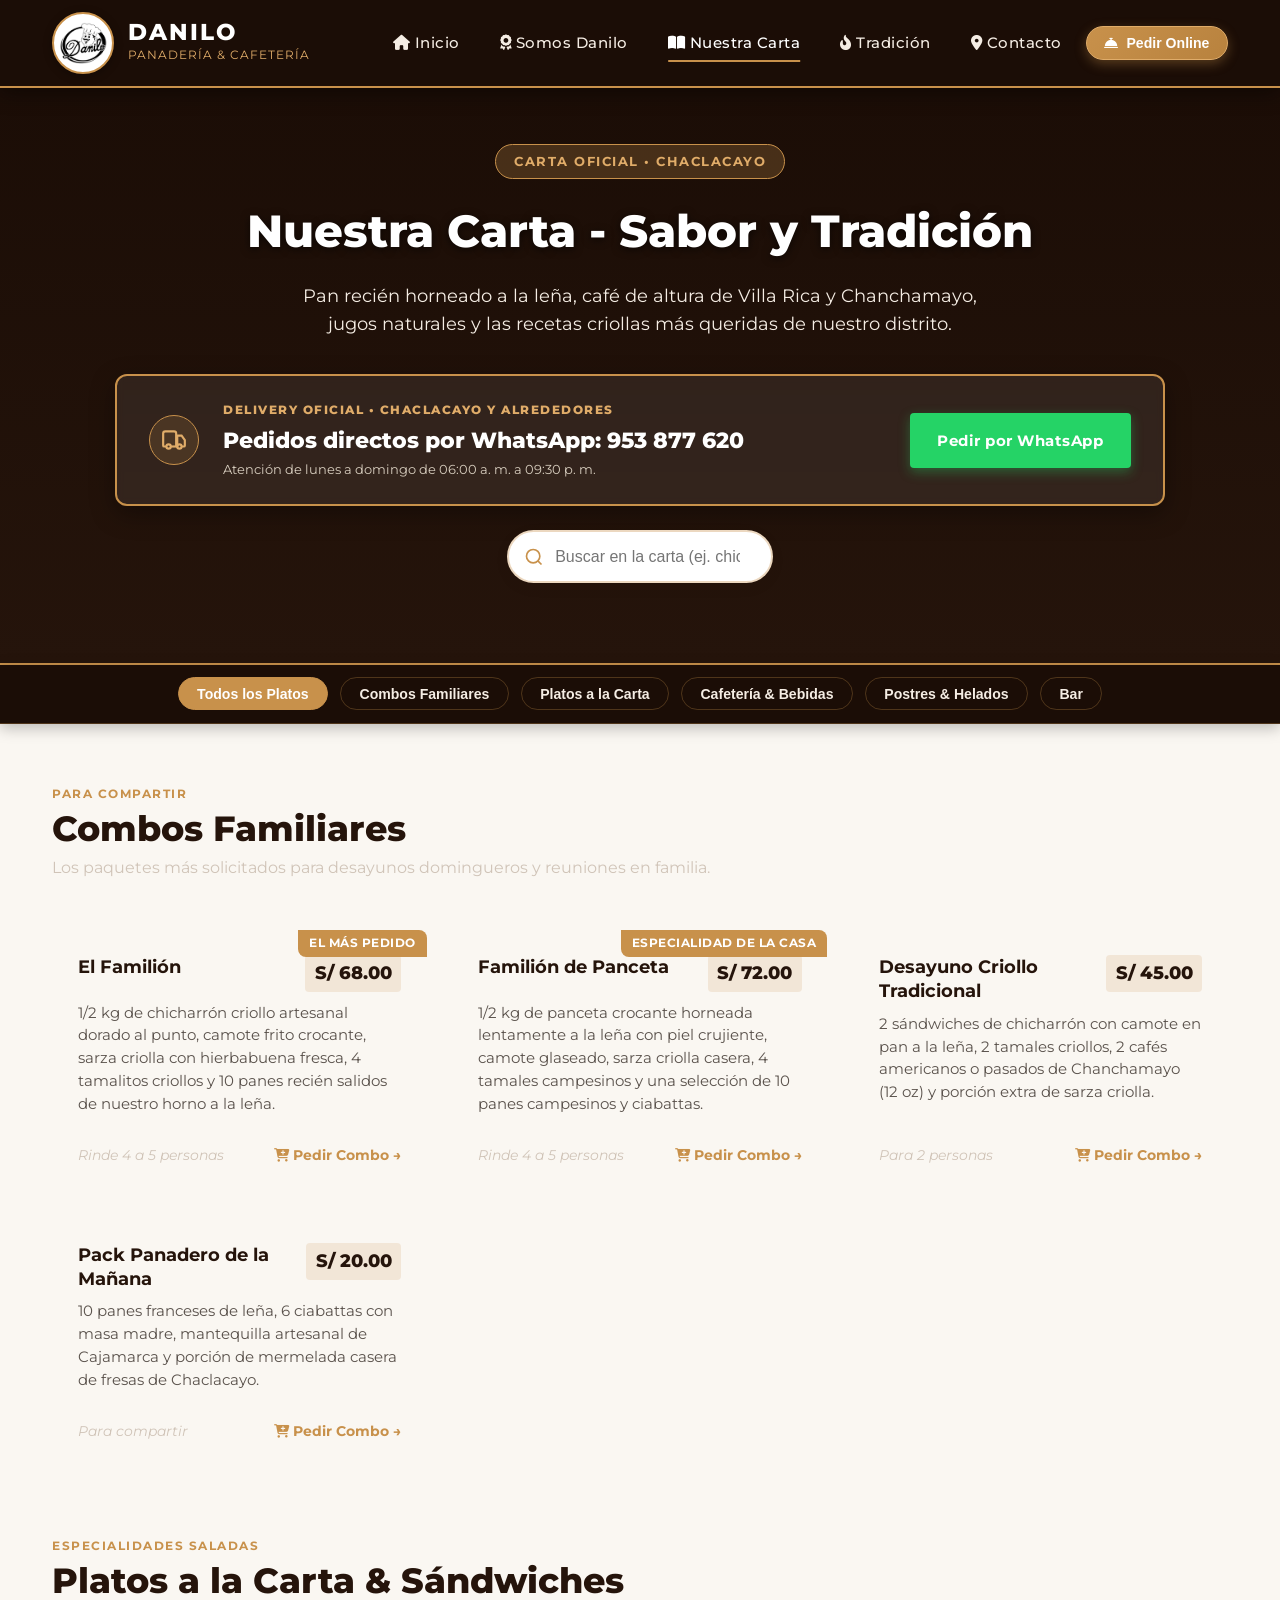
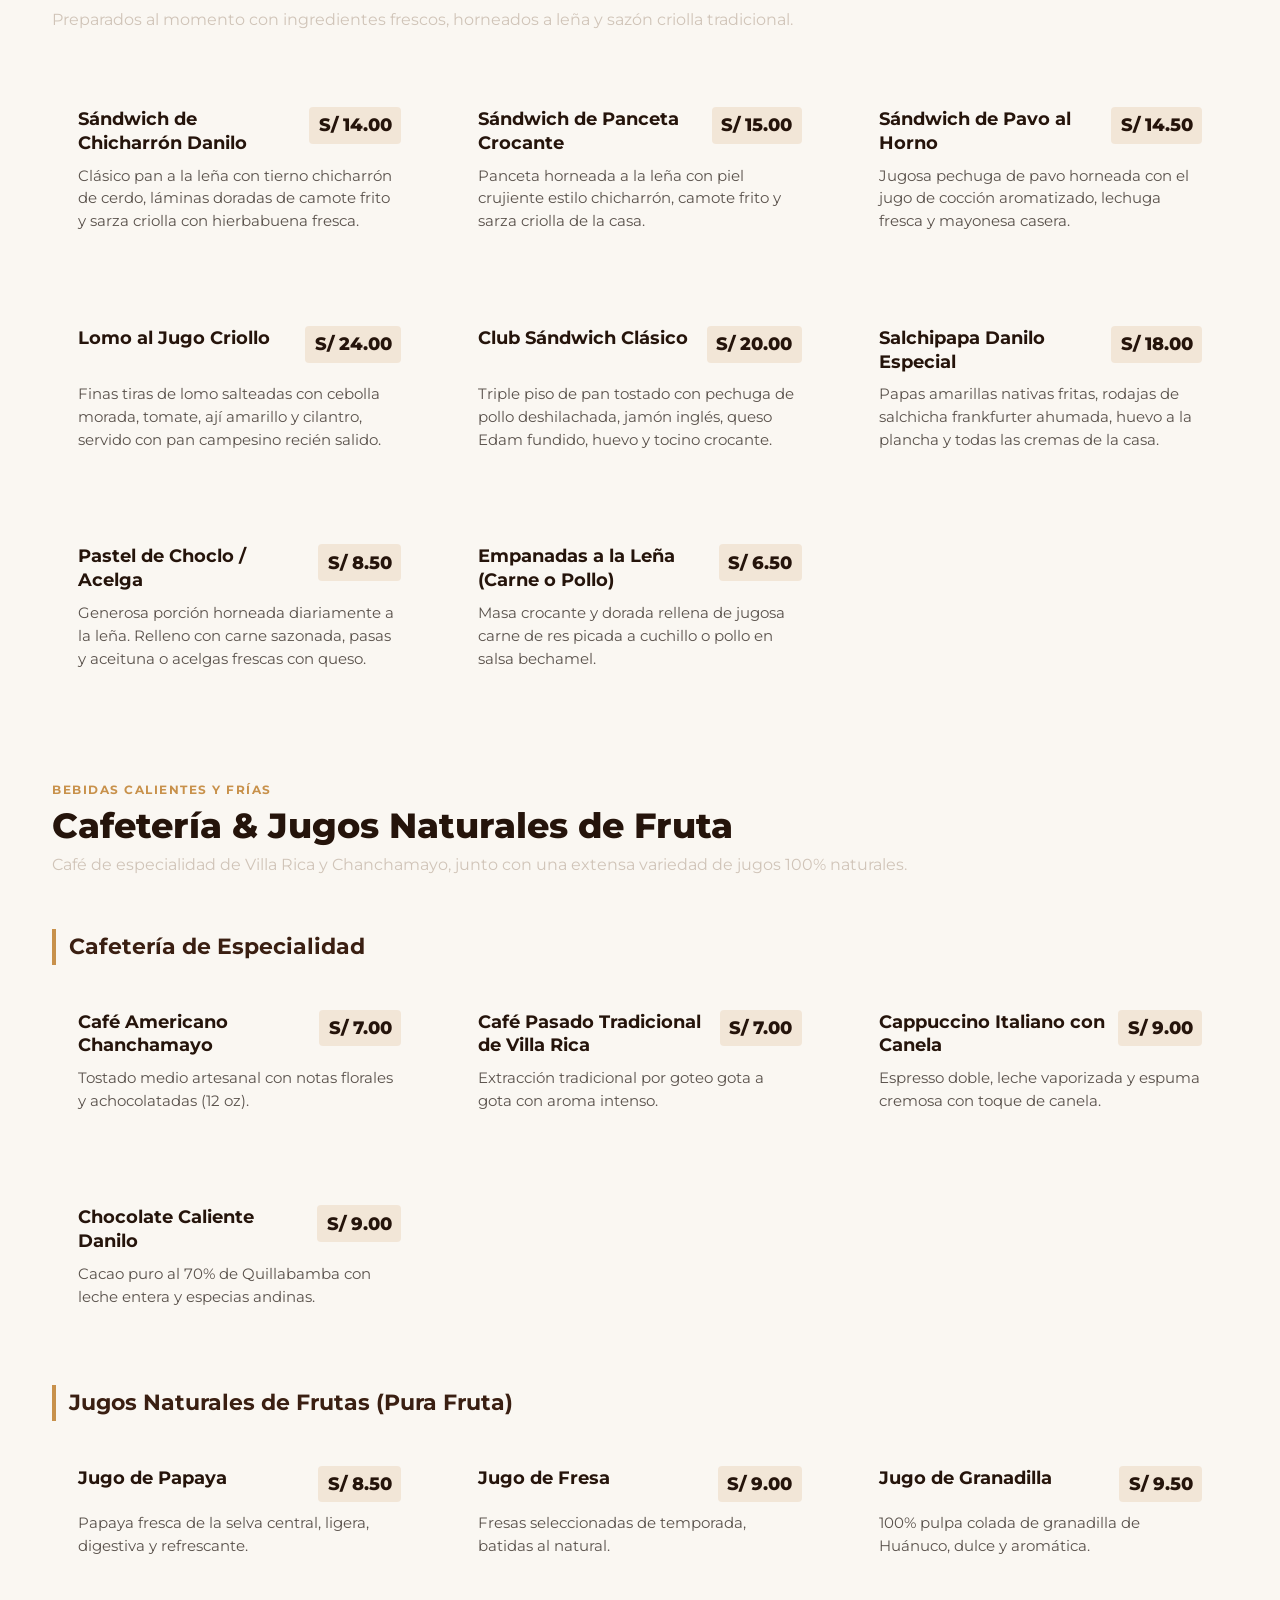
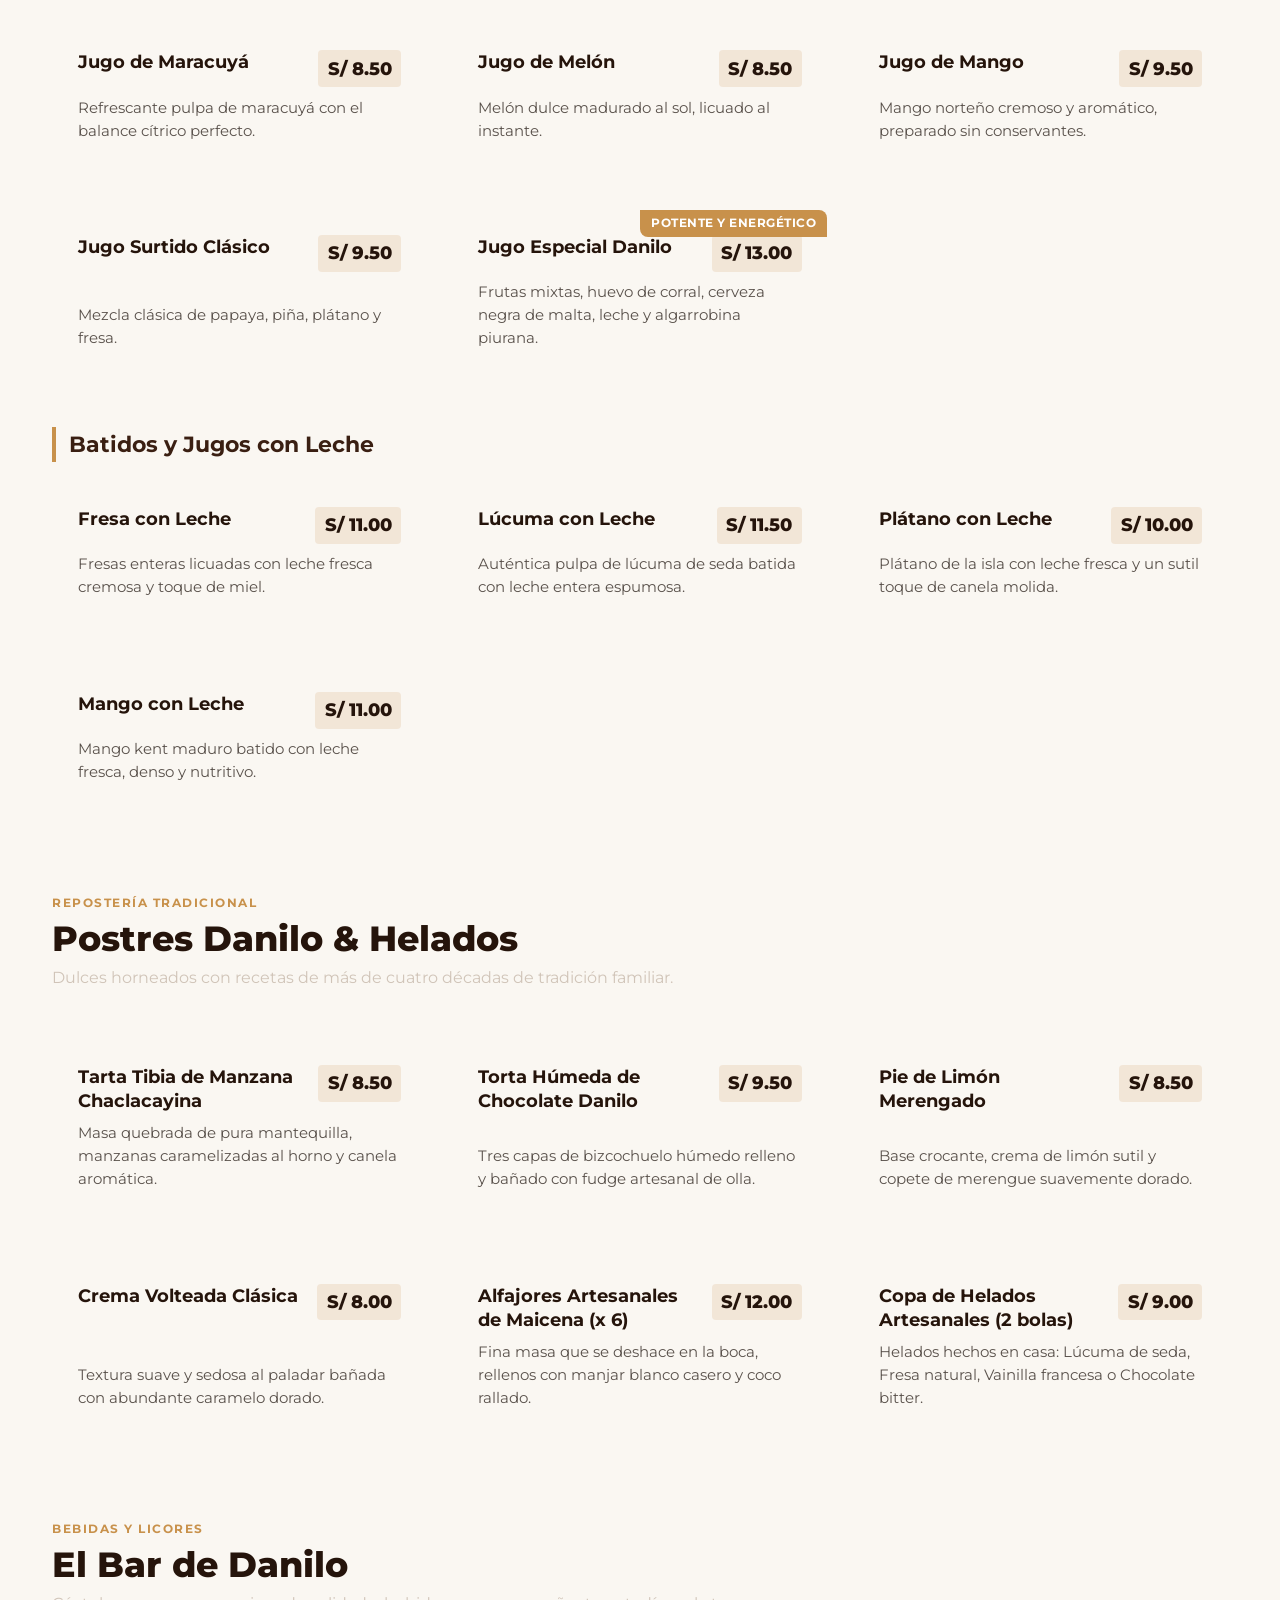
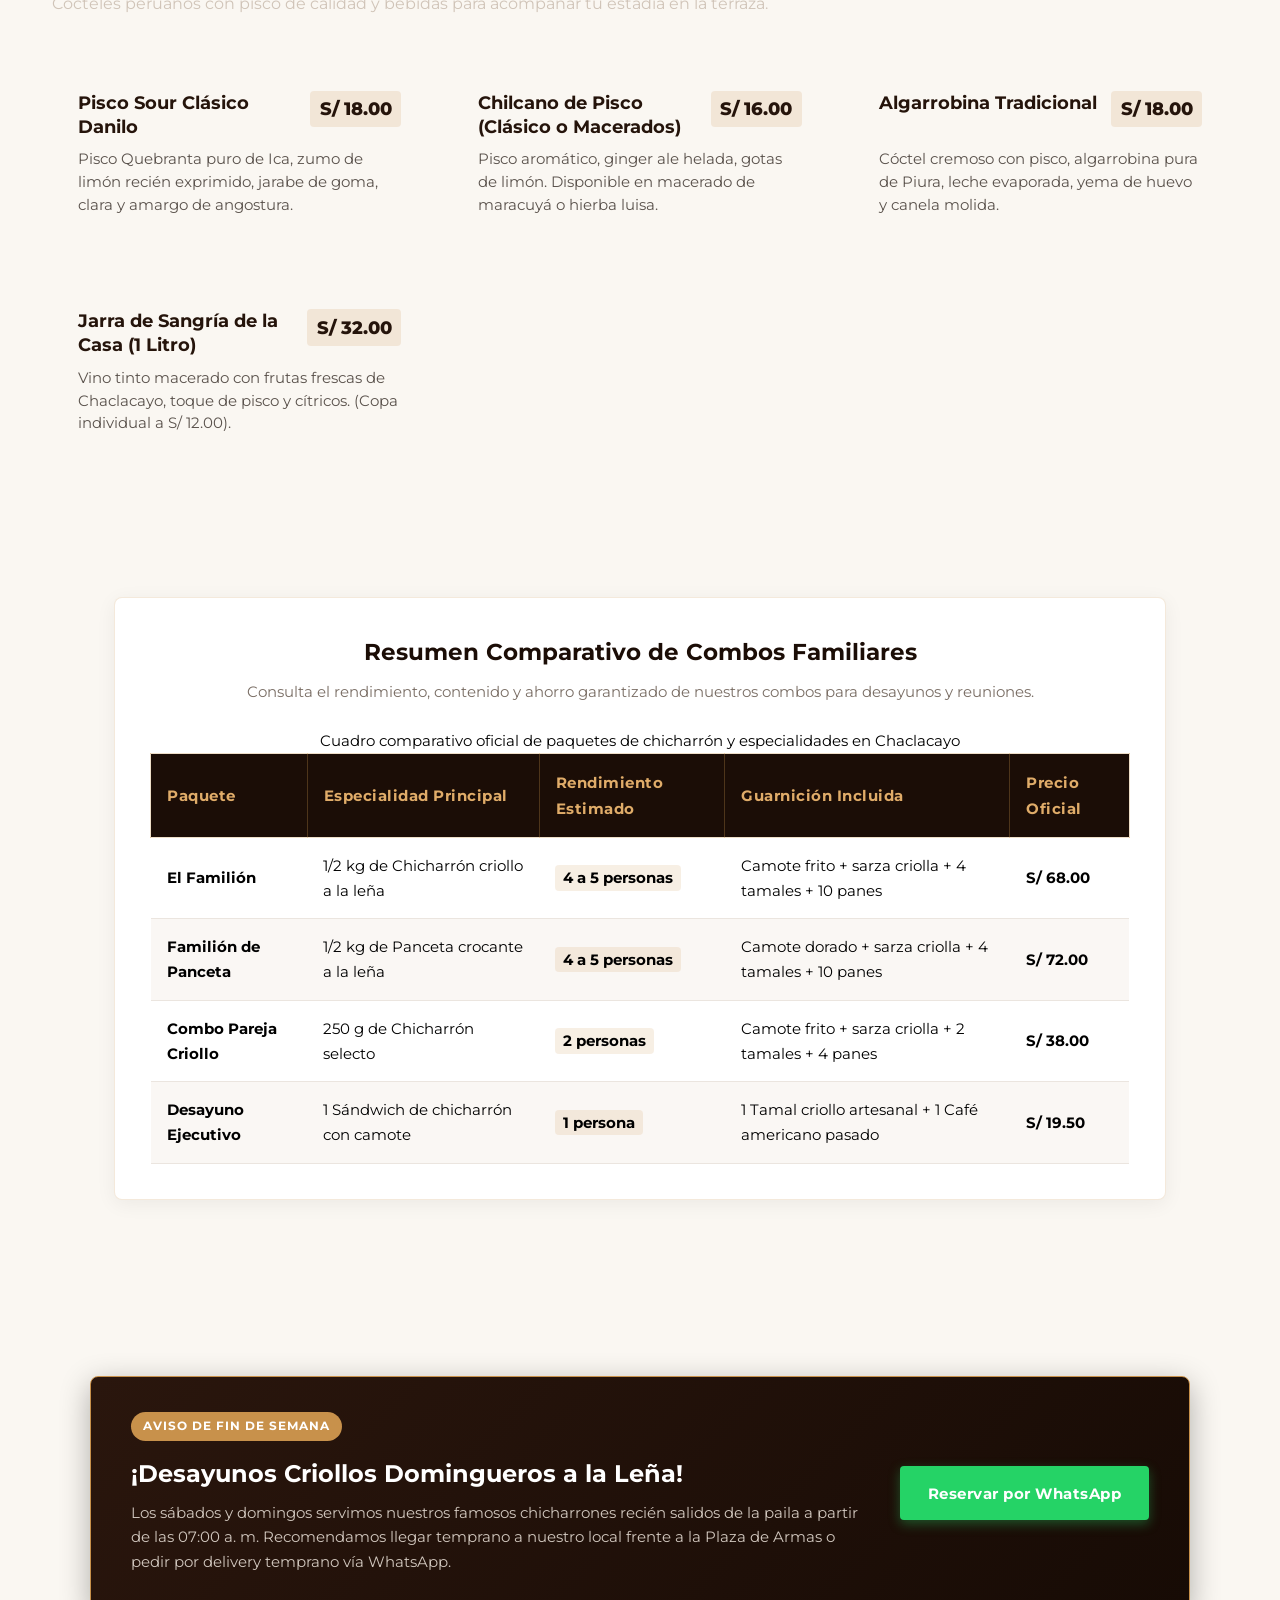
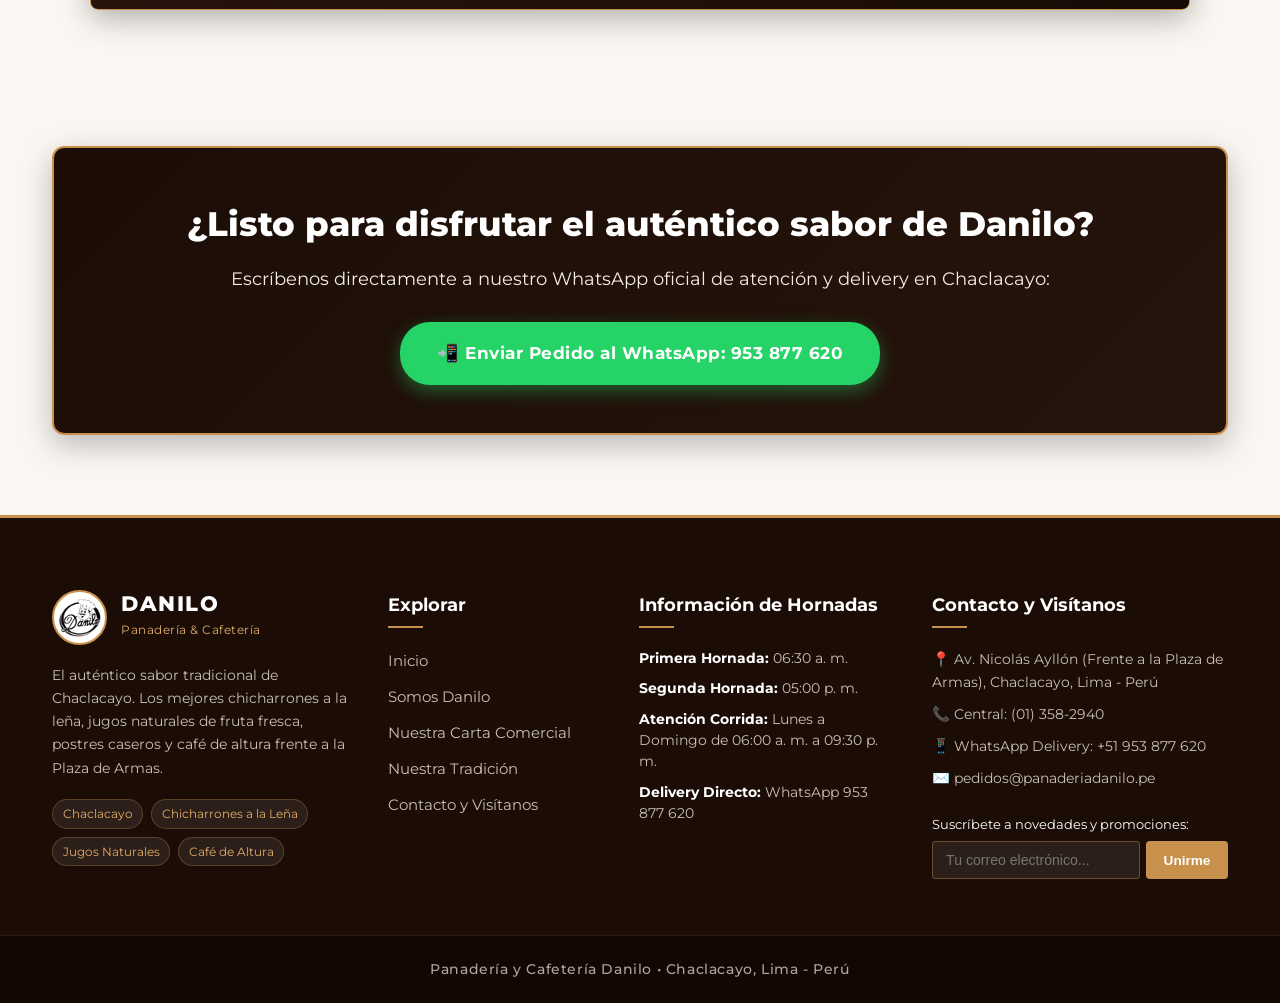
<file: carta.html>
<!DOCTYPE html>
<html lang="es">
<head>
    <meta charset="UTF-8">
    <meta name="viewport" content="width=device-width, initial-scale=1.0">
    <title>Nuestra Carta Oficial | Panadería &amp; Cafetería Danilo - Chaclacayo</title>
    <!-- Fuentes Externas: Google Fonts (Montserrat & Playfair Display) - Rúbrica Criterio 2 -->
    <link rel="preconnect" href="https://fonts.googleapis.com">
    <link rel="preconnect" href="https://fonts.gstatic.com" crossorigin>
    <link href="https://fonts.googleapis.com/css2?family=Montserrat:wght@400;500;600;700;800&family=Playfair+Display:ital,wght@0,600;0,800;1,400&display=swap" rel="stylesheet">
    <!-- Íconos Externos: Font Awesome 6.5.1 - Rúbrica Criterio 2 -->
    <link rel="stylesheet" href="https://cdnjs.cloudflare.com/ajax/libs/font-awesome/6.5.1/css/all.min.css">
    <link rel="stylesheet" href="styles.css">
</head>
<body class="page-carta">

    <!-- 1. Cabecera y Menú Superior Fijo Corporativo -->
    <header class="navbar-fixed" id="top-nav" role="banner">
        <div class="header-container">
            <a href="index.html#inicio" class="brand-link" title="Ir al Inicio de Panadería y Cafetería Danilo">
                <img src="images/logo.png" alt="Logotipo Oficial de Panadería y Cafetería Danilo" class="header-logo" width="55" height="55">
                <div class="brand-text">
                    <span class="brand-name">DANILO</span>
                    <span class="brand-tagline">Panadería &amp; Cafetería</span>
                </div>
            </a>

            <!-- Botón Accesible para Menú Móvil (Rúbrica: Accesibilidad e Interactividad) -->
            <button type="button" class="mobile-menu-btn" aria-label="Abrir menú de navegación" aria-expanded="false" aria-controls="main-nav">
                <span class="bar" aria-hidden="true"></span>
                <span class="bar" aria-hidden="true"></span>
                <span class="bar" aria-hidden="true"></span>
            </button>
            
            <nav class="nav-menu" id="main-nav" role="navigation" aria-label="Navegación principal">
                <ul>
                    <li><a href="index.html#inicio"><i class="fa-solid fa-house"></i> Inicio</a></li>
                    <li><a href="index.html#somos-danilo"><i class="fa-solid fa-award"></i> Somos Danilo</a></li>
                    <li><a href="carta.html" class="nav-link-active" aria-current="page"><i class="fa-solid fa-book-open"></i> Nuestra Carta</a></li>
                    <li><a href="index.html#tradicion"><i class="fa-solid fa-fire-flame-curved"></i> Tradición</a></li>
                    <li><a href="#contacto"><i class="fa-solid fa-location-dot"></i> Contacto</a></li>
                    <li>
                        <button type="button" class="btn-nav-order" data-open-modal title="Hacer pedido o reserva online">
                            <i class="fa-solid fa-bell-concierge"></i> Pedir Online
                        </button>
                    </li>
                </ul>
            </nav>
        </div>
    </header>

    <!-- 2. Hero de la Carta Comercial -->
    <section class="carta-hero">
        <div class="carta-hero-container">
            <span class="carta-hero-badge">Carta Oficial &bull; Chaclacayo</span>
            <h1 class="carta-hero-title">Nuestra Carta - Sabor y Tradición</h1>
            <p class="carta-hero-desc">
                Pan recién horneado a la leña, café de altura de Villa Rica y Chanchamayo, 
                jugos naturales y las recetas criollas más queridas de nuestro distrito.
            </p>

            <!-- Banner Prominente de Delivery y Pedidos WhatsApp -->
            <div class="delivery-highlight-box">
                <div class="delivery-icon-col">
                    <svg viewBox="0 0 24 24" class="delivery-svg" fill="none" stroke="currentColor" stroke-width="2" aria-hidden="true">
                        <path d="M14 18V6a2 2 0 0 0-2-2H4a2 2 0 0 0-2 2v11a1 1 0 0 0 1 1h2"/>
                        <path d="M15 18H9"/>
                        <path d="M19 18h2a1 1 0 0 0 1-1v-5l-3-4h-4v10h1"/>
                        <circle cx="7" cy="18" r="2"/>
                        <circle cx="17" cy="18" r="2"/>
                    </svg>
                </div>
                <div class="delivery-info-col">
                    <span class="delivery-label">DELIVERY OFICIAL &bull; CHACLACAYO Y ALREDEDORES</span>
                    <strong class="delivery-number">Pedidos directos por WhatsApp: 953 877 620</strong>
                    <span class="delivery-sub">Atención de lunes a domingo de 06:00 a. m. a 09:30 p. m.</span>
                </div>
                <div class="delivery-btn-col">
                    <a href="https://wa.me/51953877620?text=Hola%20Panader%C3%ADa%20Danilo,%20deseo%20hacer%20un%20pedido%20de%20la%20carta" 
                       target="_blank" 
                       rel="noopener noreferrer" 
                       class="btn btn-whatsapp">
                        Pedir por WhatsApp
                    </a>
                </div>
            </div>

            <!-- Buscador Interactivo en Tiempo Real (Rúbrica: Interactividad y UX) -->
            <div class="menu-search-wrapper" role="search">
                <div class="search-input-group">
                    <svg viewBox="0 0 24 24" class="search-icon-svg" fill="none" stroke="currentColor" stroke-width="2" aria-hidden="true">
                        <circle cx="11" cy="11" r="8"></circle>
                        <line x1="21" y1="21" x2="16.65" y2="16.65"></line>
                    </svg>
                    <input type="search" id="menu-search-input" class="menu-search-input" placeholder="Buscar en la carta (ej. chicharrón, café, jugo, tamal, torta)..." aria-label="Buscar productos en la carta">
                </div>
                <div id="search-results-counter" class="search-results-counter hidden" role="status" aria-live="polite"></div>
            </div>
        </div>
    </section>

    <!-- 3. Barra de Navegación Rápida y Filtro Interactivo por Categorías -->
    <nav class="categories-subnav" aria-label="Filtro de productos por categoría">
        <div class="categories-container">
            <button type="button" class="cat-pill cat-filter-btn active" data-category="all">Todos los Platos</button>
            <button type="button" class="cat-pill cat-filter-btn" data-category="combos">Combos Familiares</button>
            <button type="button" class="cat-pill cat-filter-btn" data-category="platos">Platos a la Carta</button>
            <button type="button" class="cat-pill cat-filter-btn" data-category="cafeteria">Cafetería &amp; Bebidas</button>
            <button type="button" class="cat-pill cat-filter-btn" data-category="postres">Postres &amp; Helados</button>
            <button type="button" class="cat-pill cat-filter-btn" data-category="bar">Bar</button>
        </div>
    </nav>

    <!-- 4. Contenido de las Secciones de la Carta Oficial -->
    <main class="carta-main-content">

        <!-- Sección 1: Combos Familiares -->
        <section class="menu-category-section" id="combos">
            <div class="category-header">
                <div class="category-badge">Para Compartir</div>
                <h2 class="category-title">Combos Familiares</h2>
                <p class="category-desc">Los paquetes más solicitados para desayunos domingueros y reuniones en familia.</p>
            </div>

            <div class="menu-cards-grid">
                <!-- El Familión -->
                <article class="dish-card" data-category="combos" featured-dish">
                    <div class="dish-top-tag">El Más Pedido</div>
                    <div class="dish-header">
                        <h3 class="dish-name">El Familión</h3>
                        <span class="dish-price">S/ 68.00</span>
                    </div>
                    <p class="dish-ingredients">
                        1/2 kg de chicharrón criollo artesanal dorado al punto, camote frito crocante, sarza criolla con hierbabuena fresca, 4 tamalitos criollos y 10 panes recién salidos de nuestro horno a la leña.
                    </p>
                    <div class="dish-footer">
                        <span class="dish-yield">Rinde 4 a 5 personas</span>
                        <a href="https://wa.me/51953877620?text=Hola%20Danilo,%20deseo%20pedir%20El%20Familion" target="_blank" class="dish-order-link">Pedir combo &rarr;</a>
                    </div>
                </article>

                <!-- Familión de Panceta -->
                <article class="dish-card" data-category="combos" featured-dish">
                    <div class="dish-top-tag">Especialidad de la Casa</div>
                    <div class="dish-header">
                        <h3 class="dish-name">Familión de Panceta</h3>
                        <span class="dish-price">S/ 72.00</span>
                    </div>
                    <p class="dish-ingredients">
                        1/2 kg de panceta crocante horneada lentamente a la leña con piel crujiente, camote glaseado, sarza criolla casera, 4 tamales campesinos y una selección de 10 panes campesinos y ciabattas.
                    </p>
                    <div class="dish-footer">
                        <span class="dish-yield">Rinde 4 a 5 personas</span>
                        <a href="https://wa.me/51953877620?text=Hola%20Danilo,%20deseo%20pedir%20el%20Familion%20de%20Panceta" target="_blank" class="dish-order-link">Pedir combo &rarr;</a>
                    </div>
                </article>

                <!-- Combo Desayuno Criollo -->
                <article class="dish-card" data-category="combos"">
                    <div class="dish-header">
                        <h3 class="dish-name">Desayuno Criollo Tradicional</h3>
                        <span class="dish-price">S/ 45.00</span>
                    </div>
                    <p class="dish-ingredients">
                        2 sándwiches de chicharrón con camote en pan a la leña, 2 tamales criollos, 2 cafés americanos o pasados de Chanchamayo (12 oz) y porción extra de sarza criolla.
                    </p>
                    <div class="dish-footer">
                        <span class="dish-yield">Para 2 personas</span>
                        <a href="https://wa.me/51953877620?text=Hola%20Danilo,%20deseo%20pedir%20el%20Desayuno%20Criollo%20Tradicional" target="_blank" class="dish-order-link">Pedir combo &rarr;</a>
                    </div>
                </article>

                <!-- Pack Panadero Danilo -->
                <article class="dish-card" data-category="combos"">
                    <div class="dish-header">
                        <h3 class="dish-name">Pack Panadero de la Mañana</h3>
                        <span class="dish-price">S/ 20.00</span>
                    </div>
                    <p class="dish-ingredients">
                        10 panes franceses de leña, 6 ciabattas con masa madre, mantequilla artesanal de Cajamarca y porción de mermelada casera de fresas de Chaclacayo.
                    </p>
                    <div class="dish-footer">
                        <span class="dish-yield">Para compartir</span>
                        <a href="https://wa.me/51953877620?text=Hola%20Danilo,%20deseo%20pedir%20el%20Pack%20Panadero" target="_blank" class="dish-order-link">Pedir combo &rarr;</a>
                    </div>
                </article>
            </div>
        </section>

        <!-- Sección 2: Platos a la Carta -->
        <section class="menu-category-section" id="platos">
            <div class="category-header">
                <div class="category-badge">Especialidades Saladas</div>
                <h2 class="category-title">Platos a la Carta &amp; Sándwiches</h2>
                <p class="category-desc">Preparados al momento con ingredientes frescos, horneados a leña y sazón criolla tradicional.</p>
            </div>

            <div class="menu-cards-grid">
                <article class="dish-card" data-category="platos"">
                    <div class="dish-header">
                        <h3 class="dish-name">Sándwich de Chicharrón Danilo</h3>
                        <span class="dish-price">S/ 14.00</span>
                    </div>
                    <p class="dish-ingredients">Clásico pan a la leña con tierno chicharrón de cerdo, láminas doradas de camote frito y sarza criolla con hierbabuena fresca.</p>
                </article>

                <article class="dish-card" data-category="platos"">
                    <div class="dish-header">
                        <h3 class="dish-name">Sándwich de Panceta Crocante</h3>
                        <span class="dish-price">S/ 15.00</span>
                    </div>
                    <p class="dish-ingredients">Panceta horneada a la leña con piel crujiente estilo chicharrón, camote frito y sarza criolla de la casa.</p>
                </article>

                <article class="dish-card" data-category="platos"">
                    <div class="dish-header">
                        <h3 class="dish-name">Sándwich de Pavo al Horno</h3>
                        <span class="dish-price">S/ 14.50</span>
                    </div>
                    <p class="dish-ingredients">Jugosa pechuga de pavo horneada con el jugo de cocción aromatizado, lechuga fresca y mayonesa casera.</p>
                </article>

                <article class="dish-card" data-category="platos"">
                    <div class="dish-header">
                        <h3 class="dish-name">Lomo al Jugo Criollo</h3>
                        <span class="dish-price">S/ 24.00</span>
                    </div>
                    <p class="dish-ingredients">Finas tiras de lomo salteadas con cebolla morada, tomate, ají amarillo y cilantro, servido con pan campesino recién salido.</p>
                </article>

                <article class="dish-card" data-category="platos"">
                    <div class="dish-header">
                        <h3 class="dish-name">Club Sándwich Clásico</h3>
                        <span class="dish-price">S/ 20.00</span>
                    </div>
                    <p class="dish-ingredients">Triple piso de pan tostado con pechuga de pollo deshilachada, jamón inglés, queso Edam fundido, huevo y tocino crocante.</p>
                </article>

                <article class="dish-card" data-category="platos"">
                    <div class="dish-header">
                        <h3 class="dish-name">Salchipapa Danilo Especial</h3>
                        <span class="dish-price">S/ 18.00</span>
                    </div>
                    <p class="dish-ingredients">Papas amarillas nativas fritas, rodajas de salchicha frankfurter ahumada, huevo a la plancha y todas las cremas de la casa.</p>
                </article>

                <article class="dish-card" data-category="platos"">
                    <div class="dish-header">
                        <h3 class="dish-name">Pastel de Choclo / Acelga</h3>
                        <span class="dish-price">S/ 8.50</span>
                    </div>
                    <p class="dish-ingredients">Generosa porción horneada diariamente a la leña. Relleno con carne sazonada, pasas y aceituna o acelgas frescas con queso.</p>
                </article>

                <article class="dish-card" data-category="platos"">
                    <div class="dish-header">
                        <h3 class="dish-name">Empanadas a la Leña (Carne o Pollo)</h3>
                        <span class="dish-price">S/ 6.50</span>
                    </div>
                    <p class="dish-ingredients">Masa crocante y dorada rellena de jugosa carne de res picada a cuchillo o pollo en salsa bechamel.</p>
                </article>
            </div>
        </section>

        <!-- Sección 3: Cafetería y Bebidas Frías -->
        <section class="menu-category-section" id="cafeteria">
            <div class="category-header">
                <div class="category-badge">Bebidas Calientes y Frías</div>
                <h2 class="category-title">Cafetería &amp; Jugos Naturales de Fruta</h2>
                <p class="category-desc">Café de especialidad de Villa Rica y Chanchamayo, junto con una extensa variedad de jugos 100% naturales.</p>
            </div>

            <!-- Subbloque A: Cafetería de Especialidad -->
            <div class="sub-category-block">
                <h3 class="sub-category-title">Cafetería de Especialidad</h3>
                <div class="menu-cards-grid">
                    <article class="dish-card" data-category="cafeteria"">
                        <div class="dish-header">
                            <h4 class="dish-name">Café Americano Chanchamayo</h4>
                            <span class="dish-price">S/ 7.00</span>
                        </div>
                        <p class="dish-ingredients">Tostado medio artesanal con notas florales y achocolatadas (12 oz).</p>
                    </article>

                    <article class="dish-card" data-category="cafeteria"">
                        <div class="dish-header">
                            <h4 class="dish-name">Café Pasado Tradicional de Villa Rica</h4>
                            <span class="dish-price">S/ 7.00</span>
                        </div>
                        <p class="dish-ingredients">Extracción tradicional por goteo gota a gota con aroma intenso.</p>
                    </article>

                    <article class="dish-card" data-category="cafeteria"">
                        <div class="dish-header">
                            <h4 class="dish-name">Cappuccino Italiano con Canela</h4>
                            <span class="dish-price">S/ 9.00</span>
                        </div>
                        <p class="dish-ingredients">Espresso doble, leche vaporizada y espuma cremosa con toque de canela.</p>
                    </article>

                    <article class="dish-card" data-category="cafeteria"">
                        <div class="dish-header">
                            <h4 class="dish-name">Chocolate Caliente Danilo</h4>
                            <span class="dish-price">S/ 9.00</span>
                        </div>
                        <p class="dish-ingredients">Cacao puro al 70% de Quillabamba con leche entera y especias andinas.</p>
                    </article>
                </div>
            </div>

            <!-- Subbloque B: Jugos Naturales de Fruta -->
            <div class="sub-category-block">
                <h3 class="sub-category-title">Jugos Naturales de Frutas (Pura Fruta)</h3>
                <div class="menu-cards-grid">
                    <article class="dish-card" data-category="cafeteria"">
                        <div class="dish-header">
                            <h4 class="dish-name">Jugo de Papaya</h4>
                            <span class="dish-price">S/ 8.50</span>
                        </div>
                        <p class="dish-ingredients">Papaya fresca de la selva central, ligera, digestiva y refrescante.</p>
                    </article>

                    <article class="dish-card" data-category="cafeteria"">
                        <div class="dish-header">
                            <h4 class="dish-name">Jugo de Fresa</h4>
                            <span class="dish-price">S/ 9.00</span>
                        </div>
                        <p class="dish-ingredients">Fresas seleccionadas de temporada, batidas al natural.</p>
                    </article>

                    <article class="dish-card" data-category="cafeteria"">
                        <div class="dish-header">
                            <h4 class="dish-name">Jugo de Granadilla</h4>
                            <span class="dish-price">S/ 9.50</span>
                        </div>
                        <p class="dish-ingredients">100% pulpa colada de granadilla de Huánuco, dulce y aromática.</p>
                    </article>

                    <article class="dish-card" data-category="cafeteria"">
                        <div class="dish-header">
                            <h4 class="dish-name">Jugo de Maracuyá</h4>
                            <span class="dish-price">S/ 8.50</span>
                        </div>
                        <p class="dish-ingredients">Refrescante pulpa de maracuyá con el balance cítrico perfecto.</p>
                    </article>

                    <article class="dish-card" data-category="cafeteria"">
                        <div class="dish-header">
                            <h4 class="dish-name">Jugo de Melón</h4>
                            <span class="dish-price">S/ 8.50</span>
                        </div>
                        <p class="dish-ingredients">Melón dulce madurado al sol, licuado al instante.</p>
                    </article>

                    <article class="dish-card" data-category="cafeteria"">
                        <div class="dish-header">
                            <h4 class="dish-name">Jugo de Mango</h4>
                            <span class="dish-price">S/ 9.50</span>
                        </div>
                        <p class="dish-ingredients">Mango norteño cremoso y aromático, preparado sin conservantes.</p>
                    </article>

                    <article class="dish-card" data-category="cafeteria"">
                        <div class="dish-header">
                            <h4 class="dish-name">Jugo Surtido Clásico</h4>
                            <span class="dish-price">S/ 9.50</span>
                        </div>
                        <p class="dish-ingredients">Mezcla clásica de papaya, piña, plátano y fresa.</p>
                    </article>

                    <article class="dish-card" data-category="cafeteria" featured-dish">
                        <div class="dish-top-tag">Potente y Energético</div>
                        <div class="dish-header">
                            <h4 class="dish-name">Jugo Especial Danilo</h4>
                            <span class="dish-price">S/ 13.00</span>
                        </div>
                        <p class="dish-ingredients">Frutas mixtas, huevo de corral, cerveza negra de malta, leche y algarrobina piurana.</p>
                    </article>
                </div>
            </div>

            <!-- Subbloque C: Jugos con Leche -->
            <div class="sub-category-block">
                <h3 class="sub-category-title">Batidos y Jugos con Leche</h3>
                <div class="menu-cards-grid">
                    <article class="dish-card" data-category="cafeteria"">
                        <div class="dish-header">
                            <h4 class="dish-name">Fresa con Leche</h4>
                            <span class="dish-price">S/ 11.00</span>
                        </div>
                        <p class="dish-ingredients">Fresas enteras licuadas con leche fresca cremosa y toque de miel.</p>
                    </article>

                    <article class="dish-card" data-category="cafeteria"">
                        <div class="dish-header">
                            <h4 class="dish-name">Lúcuma con Leche</h4>
                            <span class="dish-price">S/ 11.50</span>
                        </div>
                        <p class="dish-ingredients">Auténtica pulpa de lúcuma de seda batida con leche entera espumosa.</p>
                    </article>

                    <article class="dish-card" data-category="cafeteria"">
                        <div class="dish-header">
                            <h4 class="dish-name">Plátano con Leche</h4>
                            <span class="dish-price">S/ 10.00</span>
                        </div>
                        <p class="dish-ingredients">Plátano de la isla con leche fresca y un sutil toque de canela molida.</p>
                    </article>

                    <article class="dish-card" data-category="cafeteria"">
                        <div class="dish-header">
                            <h4 class="dish-name">Mango con Leche</h4>
                            <span class="dish-price">S/ 11.00</span>
                        </div>
                        <p class="dish-ingredients">Mango kent maduro batido con leche fresca, denso y nutritivo.</p>
                    </article>
                </div>
            </div>
        </section>

        <!-- Sección 4: Postres Danilo y Helados -->
        <section class="menu-category-section" id="postres">
            <div class="category-header">
                <div class="category-badge">Repostería Tradicional</div>
                <h2 class="category-title">Postres Danilo &amp; Helados</h2>
                <p class="category-desc">Dulces horneados con recetas de más de cuatro décadas de tradición familiar.</p>
            </div>

            <div class="menu-cards-grid">
                <article class="dish-card" data-category="postres"">
                    <div class="dish-header">
                        <h3 class="dish-name">Tarta Tibia de Manzana Chaclacayina</h3>
                        <span class="dish-price">S/ 8.50</span>
                    </div>
                    <p class="dish-ingredients">Masa quebrada de pura mantequilla, manzanas caramelizadas al horno y canela aromática.</p>
                </article>

                <article class="dish-card" data-category="postres"">
                    <div class="dish-header">
                        <h3 class="dish-name">Torta Húmeda de Chocolate Danilo</h3>
                        <span class="dish-price">S/ 9.50</span>
                    </div>
                    <p class="dish-ingredients">Tres capas de bizcochuelo húmedo relleno y bañado con fudge artesanal de olla.</p>
                </article>

                <article class="dish-card" data-category="postres"">
                    <div class="dish-header">
                        <h3 class="dish-name">Pie de Limón Merengado</h3>
                        <span class="dish-price">S/ 8.50</span>
                    </div>
                    <p class="dish-ingredients">Base crocante, crema de limón sutil y copete de merengue suavemente dorado.</p>
                </article>

                <article class="dish-card" data-category="postres"">
                    <div class="dish-header">
                        <h3 class="dish-name">Crema Volteada Clásica</h3>
                        <span class="dish-price">S/ 8.00</span>
                    </div>
                    <p class="dish-ingredients">Textura suave y sedosa al paladar bañada con abundante caramelo dorado.</p>
                </article>

                <article class="dish-card" data-category="postres"">
                    <div class="dish-header">
                        <h3 class="dish-name">Alfajores Artesanales de Maicena (x 6)</h3>
                        <span class="dish-price">S/ 12.00</span>
                    </div>
                    <p class="dish-ingredients">Fina masa que se deshace en la boca, rellenos con manjar blanco casero y coco rallado.</p>
                </article>

                <article class="dish-card" data-category="postres"">
                    <div class="dish-header">
                        <h3 class="dish-name">Copa de Helados Artesanales (2 bolas)</h3>
                        <span class="dish-price">S/ 9.00</span>
                    </div>
                    <p class="dish-ingredients">Helados hechos en casa: Lúcuma de seda, Fresa natural, Vainilla francesa o Chocolate bitter.</p>
                </article>
            </div>
        </section>

        <!-- Sección 5: Bar -->
        <section class="menu-category-section" id="bar">
            <div class="category-header">
                <div class="category-badge">Bebidas y Licores</div>
                <h2 class="category-title">El Bar de Danilo</h2>
                <p class="category-desc">Cócteles peruanos con pisco de calidad y bebidas para acompañar tu estadía en la terraza.</p>
            </div>

            <div class="menu-cards-grid">
                <article class="dish-card" data-category="bar"">
                    <div class="dish-header">
                        <h3 class="dish-name">Pisco Sour Clásico Danilo</h3>
                        <span class="dish-price">S/ 18.00</span>
                    </div>
                    <p class="dish-ingredients">Pisco Quebranta puro de Ica, zumo de limón recién exprimido, jarabe de goma, clara y amargo de angostura.</p>
                </article>

                <article class="dish-card" data-category="bar"">
                    <div class="dish-header">
                        <h3 class="dish-name">Chilcano de Pisco (Clásico o Macerados)</h3>
                        <span class="dish-price">S/ 16.00</span>
                    </div>
                    <p class="dish-ingredients">Pisco aromático, ginger ale helada, gotas de limón. Disponible en macerado de maracuyá o hierba luisa.</p>
                </article>

                <article class="dish-card" data-category="bar"">
                    <div class="dish-header">
                        <h3 class="dish-name">Algarrobina Tradicional</h3>
                        <span class="dish-price">S/ 18.00</span>
                    </div>
                    <p class="dish-ingredients">Cóctel cremoso con pisco, algarrobina pura de Piura, leche evaporada, yema de huevo y canela molida.</p>
                </article>

                <article class="dish-card" data-category="bar"">
                    <div class="dish-header">
                        <h3 class="dish-name">Jarra de Sangría de la Casa (1 Litro)</h3>
                        <span class="dish-price">S/ 32.00</span>
                    </div>
                    <p class="dish-ingredients">Vino tinto macerado con frutas frescas de Chaclacayo, toque de pisco y cítricos. (Copa individual a S/ 12.00).</p>
                </article>
            </div>
        </section>

        <!-- Estado Vacío para Búsqueda Sin Resultados -->
        <div id="search-empty-state" class="search-empty-state hidden" role="status">
            <h3>No encontramos resultados para tu búsqueda</h3>
            <p>Intenta buscando con otro término (ej. "chicharrón", "café", "jugo", "pan") o haz clic en "Todos los Platos".</p>
        </div>

        <!-- Sección Semántica: Tabla Comparativa de Combos (Rúbrica: Semántica y Organización) -->
        <section class="table-section" aria-labelledby="table-heading">
            <div class="danilo-table-card">
                <h2 id="table-heading" class="danilo-table-title">Resumen Comparativo de Combos Familiares</h2>
                <p class="danilo-table-desc">Consulta el rendimiento, contenido y ahorro garantizado de nuestros combos para desayunos y reuniones.</p>
                <div class="table-responsive">
                    <table class="danilo-table">
                        <caption>Cuadro comparativo oficial de paquetes de chicharrón y especialidades en Chaclacayo</caption>
                        <thead>
                            <tr>
                                <th scope="col">Paquete</th>
                                <th scope="col">Especialidad Principal</th>
                                <th scope="col">Rendimiento Estimado</th>
                                <th scope="col">Guarnición Incluida</th>
                                <th scope="col">Precio Oficial</th>
                            </tr>
                        </thead>
                        <tbody>
                            <tr>
                                <td><strong>El Familión</strong></td>
                                <td>1/2 kg de Chicharrón criollo a la leña</td>
                                <td><span class="tag-highlight">4 a 5 personas</span></td>
                                <td>Camote frito + sarza criolla + 4 tamales + 10 panes</td>
                                <td><strong>S/ 68.00</strong></td>
                            </tr>
                            <tr>
                                <td><strong>Familión de Panceta</strong></td>
                                <td>1/2 kg de Panceta crocante a la leña</td>
                                <td><span class="tag-highlight">4 a 5 personas</span></td>
                                <td>Camote dorado + sarza criolla + 4 tamales + 10 panes</td>
                                <td><strong>S/ 72.00</strong></td>
                            </tr>
                            <tr>
                                <td><strong>Combo Pareja Criollo</strong></td>
                                <td>250 g de Chicharrón selecto</td>
                                <td><span class="tag-highlight">2 personas</span></td>
                                <td>Camote frito + sarza criolla + 2 tamales + 4 panes</td>
                                <td><strong>S/ 38.00</strong></td>
                            </tr>
                            <tr>
                                <td><strong>Desayuno Ejecutivo</strong></td>
                                <td>1 Sándwich de chicharrón con camote</td>
                                <td><span class="tag-highlight">1 persona</span></td>
                                <td>1 Tamal criollo artesanal + 1 Café americano pasado</td>
                                <td><strong>S/ 19.50</strong></td>
                            </tr>
                        </tbody>
                    </table>
                </div>
            </div>
        </section>

        <!-- Aside Semántico: Promociones y Avisos Especiales (Rúbrica: Semántica HTML5) -->
        <aside class="menu-aside-box" aria-label="Aviso especial de promociones y horarios">
            <div class="aside-text-col">
                <span class="aside-badge">Aviso de Fin de Semana</span>
                <h2 class="aside-title">¡Desayunos Criollos Domingueros a la Leña!</h2>
                <p class="aside-desc">
                    Los sábados y domingos servimos nuestros famosos chicharrones recién salidos de la paila a partir de las 07:00 a. m. 
                    Recomendamos llegar temprano a nuestro local frente a la Plaza de Armas o pedir por delivery temprano vía WhatsApp.
                </p>
            </div>
            <div class="aside-cta-col">
                <a href="https://wa.me/51953877620?text=Hola%20Danilo,%20deseo%20reservar%20mi%20desayuno%20criollo" 
                   target="_blank" 
                   rel="noopener noreferrer" 
                   class="btn btn-whatsapp">
                    Reservar por WhatsApp
                </a>
            </div>
        </aside>

        <!-- Llamado a la Acción Directo de Pedidos -->
        <div class="order-cta-banner">
            <div class="cta-banner-content">
                <h2>¿Listo para disfrutar el auténtico sabor de Danilo?</h2>
                <p>Escríbenos directamente a nuestro WhatsApp oficial de atención y delivery en Chaclacayo:</p>
                <div class="cta-whatsapp-row">
                    <a href="https://wa.me/51953877620?text=Hola%20Panader%C3%ADa%20Danilo,%20deseo%20hacer%20un%20pedido%20de%20la%20carta" 
                       target="_blank" 
                       rel="noopener noreferrer" 
                       class="btn btn-cta-whatsapp">
                        📲 Enviar Pedido al WhatsApp: 953 877 620
                    </a>
                </div>
            </div>
        </div>

    </main>

    <!-- 5. Footer Corporativo Multicolumna -->
    <footer class="corporate-footer" id="contacto" role="contentinfo">
        <div class="footer-inner-grid">
            
            <!-- Columna 1: Identidad Corporativa -->
            <div class="footer-column brand-column">
                <div class="footer-logo-header">
                    <img src="images/logo.png" alt="Logo de Danilo" class="footer-logo" width="55" height="55" loading="lazy">
                    <div>
                        <span class="f-brand-title">DANILO</span>
                        <span class="f-brand-sub">Panadería &amp; Cafetería</span>
                    </div>
                </div>
                <p class="footer-intro-p">
                    El auténtico sabor tradicional de Chaclacayo. Los mejores chicharrones a la leña, jugos naturales de fruta fresca, postres caseros y café de altura frente a la Plaza de Armas.
                </p>
                <div class="footer-badges-list">
                    <span>Chaclacayo</span>
                    <span>Chicharrones a la Leña</span>
                    <span>Jugos Naturales</span>
                    <span>Café de Altura</span>
                </div>
            </div>

            <!-- Columna 2: Explorar -->
            <div class="footer-column">
                <h3 class="footer-heading">Explorar</h3>
                <ul class="footer-nav-links">
                    <li><a href="index.html#inicio">Inicio</a></li>
                    <li><a href="index.html#somos-danilo">Somos Danilo</a></li>
                    <li><a href="carta.html">Nuestra Carta Comercial</a></li>
                    <li><a href="index.html#tradicion">Nuestra Tradición</a></li>
                    <li><a href="#contacto">Contacto y Visítanos</a></li>
                </ul>
            </div>

            <!-- Columna 3: Información de Hornadas y Calidad -->
            <div class="footer-column">
                <h3 class="footer-heading">Información de Hornadas</h3>
                <ul class="footer-info-details">
                    <li><strong>Primera Hornada:</strong> 06:30 a. m.</li>
                    <li><strong>Segunda Hornada:</strong> 05:00 p. m.</li>
                    <li><strong>Atención Corrida:</strong> Lunes a Domingo de 06:00 a. m. a 09:30 p. m.</li>
                    <li><strong>Delivery Directo:</strong> WhatsApp 953 877 620</li>
                </ul>
            </div>

            <!-- Columna 4: Contacto y Newsletter -->
            <div class="footer-column">
                <h3 class="footer-heading">Contacto y Visítanos</h3>
                <address class="footer-address">
                    <p>📍 Av. Nicolás Ayllón (Frente a la Plaza de Armas), Chaclacayo, Lima - Perú</p>
                    <p>📞 Central: (01) 358-2940</p>
                    <p>📱 WhatsApp Delivery: +51 953 877 620</p>
                    <p>✉️ pedidos@panaderiadanilo.pe</p>
                </address>

                <div class="newsletter-widget">
                    <label for="newsletter-email" class="nl-widget-label">Suscríbete a novedades y promociones:</label>
                    <form id="newsletter-form" class="nl-widget-inputs" novalidate>
                        <input type="email" id="newsletter-email" name="email" placeholder="Tu correo electrónico..." required aria-required="true" autocomplete="email">
                        <button type="submit" class="btn-nl-submit" aria-label="Suscribirme al boletín de novedades">Unirme</button>
                    </form>
                </div>
            </div>

        </div>

        <!-- Barra Inferior Corporativa -->
        <div class="footer-copyright-bar">
            <div class="copyright-container">
                <p class="copyright-clean">Panadería y Cafetería Danilo &bull; Chaclacayo, Lima - Perú</p>
            </div>
        </div>
    </footer>

    <!-- ========================================================================
         VENTANA FLOTANTE (MODAL): Hacer Pedido / Reserva Online
         ======================================================================== -->
    <div id="order-modal" class="modal-backdrop" role="dialog" aria-modal="true" aria-labelledby="modal-order-title" aria-hidden="true">
        <div class="modal-container">
            <div class="modal-header">
                <div class="modal-title-group">
                    <span class="modal-tag"><i class="fa-solid fa-bell-concierge"></i> Pedidos &bull; Chaclacayo</span>
                    <h2 id="modal-order-title" class="modal-title">Hacer Pedido o Reserva Online</h2>
                </div>
                <button type="button" class="modal-close-btn" data-close-modal aria-label="Cerrar ventana emergente">&times;</button>
            </div>
            
            <form id="order-form" class="modal-form" action="backend/procesar_pedido.php" method="POST" novalidate>
                <input type="hidden" name="ajax" value="1">

                <div class="modal-body">
                    <p class="modal-intro">
                        Completa el formulario para registrar tu pedido en nuestro sistema. El equipo de Danilo en Chaclacayo lo preparará artesanalmente.
                    </p>

                    <div class="form-row">
                        <div class="form-group flex-1">
                            <label for="order-nombre"><i class="fa-solid fa-user"></i> Nombre Completo *</label>
                            <input type="text" id="order-nombre" name="nombre_cliente" class="form-control" placeholder="Ej. Juan Pérez" required autocomplete="name">
                        </div>
                        <div class="form-group flex-1">
                            <label for="order-telefono"><i class="fa-solid fa-phone"></i> Teléfono / WhatsApp (9 dígitos) *</label>
                            <input type="tel" id="order-telefono" name="telefono" class="form-control" placeholder="Ej. 953877620" required maxlength="9" pattern="[0-9]{9}" inputmode="numeric" autocomplete="tel">
                        </div>
                    </div>

                    <div class="form-row">
                        <div class="form-group flex-1">
                            <label for="order-email"><i class="fa-solid fa-envelope"></i> Correo Electrónico *</label>
                            <input type="email" id="order-email" name="email" class="form-control" placeholder="Ej. correo@ejemplo.com" required autocomplete="email">
                        </div>
                        <div class="form-group flex-1">
                            <label for="order-tipo"><i class="fa-solid fa-truck-ramp-box"></i> Modalidad de Atención *</label>
                            <select id="order-tipo" name="tipo_pedido" class="form-control" required>
                                <option value="delivery">Delivery a Domicilio (Chaclacayo)</option>
                                <option value="recojo_local">Recojo en Tienda (Frente a Plaza)</option>
                                <option value="reserva_mesa">Reserva de Mesa en Cafetería</option>
                            </select>
                        </div>
                    </div>

                    <div class="form-row">
                        <div class="form-group flex-2">
                            <label for="order-producto"><i class="fa-solid fa-utensils"></i> Producto / Combo Seleccionado *</label>
                            <select id="order-producto" name="producto_combo" class="form-control" required>
                                <option value="" disabled selected>-- Elige un producto o combo disponible --</option>
                                <option disabled class="select-group-header">── 🥖 COMBOS FAMILIARES ESPECIALES ──</option>
                                <option value="El Familión Tradicional de Chicharrón">El Familión Tradicional de Chicharrón</option>
                                <option value="Familión de Panceta a la Leña">Familión de Panceta a la Leña</option>
                                <option value="Medio Familión Danilo">Medio Familión Danilo</option>
                                <option value="Combo Desayuno Criollo (Chicharrón + Tamal + Café)">Combo Desayuno Criollo (Chicharrón + Tamal + Café)</option>
                                <option disabled class="select-group-header">── 🥩 PLATOS Y ESPECIALIDADES A LA LEÑA ──</option>
                                <option value="Kilo de Chicharrón a la Leña (con camote y zarza)">Kilo de Chicharrón a la Leña (con camote y zarza)</option>
                                <option value="Medio Kilo de Chicharrón a la Leña">Medio Kilo de Chicharrón a la Leña</option>
                                <option value="Porción Personal de Chicharrón">Porción Personal de Chicharrón</option>
                                <option value="Porción de Panceta Crocante">Porción de Panceta Crocante</option>
                                <option value="Tamal Criollo Especial">Tamal Criollo Especial</option>
                                <option value="Pastel de Acelga Tradicional">Pastel de Acelga Tradicional</option>
                                <option value="Sándwich de Chicharrón Especial">Sándwich de Chicharrón Especial</option>
                                <option value="Sándwich de Pavo Asado Tradicional">Sándwich de Pavo Asado Tradicional</option>
                                <option disabled class="select-group-header">── ☕ CAFETERÍA Y JUGOS NATURALES ──</option>
                                <option value="Café Pasado de Altura (Grande)">Café Pasado de Altura (Grande)</option>
                                <option value="Café Americano Seleccionado">Café Americano Seleccionado</option>
                                <option value="Café con Leche / Capuchino">Café con Leche / Capuchino</option>
                                <option value="Jugo Especial Danilo">Jugo Especial Danilo</option>
                                <option value="Jugo Surtido con Fruta Fresca">Jugo Surtido con Fruta Fresca</option>
                                <option value="Jugo de Fresa con Leche">Jugo de Fresa con Leche</option>
                                <option value="Jugo Natural de Papaya">Jugo Natural de Papaya</option>
                                <option value="Jugo Natural de Naranja">Jugo Natural de Naranja</option>
                                <option disabled class="select-group-header">── 🍰 POSTRES CASEROS Y PASTELERÍA ──</option>
                                <option value="Torta Danilo de Chocolate Especial">Torta Danilo de Chocolate Especial</option>
                                <option value="Crema Volteada Artesanal">Crema Volteada Artesanal</option>
                                <option value="Pie de Manzana Tradicional">Pie de Manzana Tradicional</option>
                                <option value="Tres Leches Danilo">Tres Leches Danilo</option>
                                <option value="Empanada de Carne Tradicional">Empanada de Carne Tradicional</option>
                            </select>
                        </div>
                        <div class="form-group flex-1">
                            <label for="order-cantidad"><i class="fa-solid fa-hashtag"></i> Cantidad *</label>
                            <input type="number" id="order-cantidad" name="cantidad" class="form-control" value="1" min="1" max="50" required>
                        </div>
                        <div class="form-group flex-1">
                            <label for="order-fecha"><i class="fa-solid fa-calendar-day"></i> Fecha *</label>
                            <input type="date" id="order-fecha" name="fecha_entrega" class="form-control" required>
                        </div>
                    </div>

                    <div class="form-group">
                        <label for="order-notas"><i class="fa-solid fa-location-dot"></i> Dirección o Indicaciones Especiales *</label>
                        <textarea id="order-notas" name="direccion_notas" class="form-control" rows="2" placeholder="Dirección exacta en Chaclacayo, referencias o especificaciones del pedido..." required></textarea>
                    </div>
                </div>

                <div class="modal-footer">
                    <button type="button" class="btn btn-modal-cancel" data-close-modal>Cancelar</button>
                    <button type="submit" id="btn-submit-order" class="btn btn-modal-submit">
                        <span class="btn-text"><i class="fa-solid fa-paper-plane"></i> Confirmar Pedido en Sistema</span>
                    </button>
                </div>
            </form>
        </div>
    </div>

    <!-- Botón Accesible "Volver Arriba" (Rúbrica: Interactividad y UX) -->
    <button type="button" id="scroll-top-btn" class="scroll-top-btn" aria-label="Volver arriba de la página" title="Volver al inicio">
        &#8593;
    </button>

    <!-- Contenedor Accesible para Notificaciones Toast (Rúbrica: Feedback UX) -->
    <div id="toast-container" class="toast-container" role="status" aria-live="polite"></div>

    <!-- Script de Interactividad y Accesibilidad (Vanilla JS ES6+) -->
    <script defer src="script.js"></script>
</body>
</html>
</file>
<file: styles.css>
/* ==========================================================================
   PANADERÍA Y CAFETERÍA DANILO - CHACLACAYO
   Landing Page Corporativa de Alto Impacto Visual (Estilo Altomayo)
   Proyecto: Programación Web - 5to Ciclo Ingeniería de Sistemas e Informática / Software - UTP
   Estándar: HTML5 Semántico y CSS3 Puro (Vanilla, sin librerías externas)
   ========================================================================== */

/* --------------------------------------------------------------------------
   Variables Globales y Paleta Corporativa
   -------------------------------------------------------------------------- */
:root {
    --color-dark-espresso: #1b0d06;
    --color-dark-coffee: #25140b;
    --color-roasted-brown: #3a1f12;
    --color-gold: #c8914b;
    --color-gold-light: #e0ac69;
    --color-gold-subtle: rgba(200, 145, 75, 0.16);
    --color-text-light: #f5ede4;
    --color-text-muted: #d0c4b8;
    --color-border-gold: rgba(200, 145, 75, 0.3);

    --font-sans: 'Montserrat', 'Segoe UI', -apple-system, BlinkMacSystemFont, Roboto, sans-serif;
    --font-heading: 'Playfair Display', Georgia, 'Times New Roman', serif;
    --radius-sm: 4px;
    --radius-md: 8px;
    --radius-lg: 12px;
    --radius-full: 50%;

    --transition-fast: all 0.25s ease;
    --transition-smooth: all 0.4s ease;
}

/* --------------------------------------------------------------------------
   Reset y Configuración Global
   -------------------------------------------------------------------------- */
* {
    margin: 0;
    padding: 0;
    box-sizing: border-box;
}

html {
    scroll-behavior: smooth;
}

body {
    font-family: var(--font-sans);
    background-color: var(--color-dark-coffee);
    color: var(--color-text-light);
    line-height: 1.65;
    -webkit-font-smoothing: antialiased;
    overflow-x: hidden;
}

img {
    max-width: 100%;
    height: auto;
    display: block;
}

/* --------------------------------------------------------------------------
   Cabecera y Menú Fijo (Navbar Superior)
   -------------------------------------------------------------------------- */
.navbar-fixed {
    position: sticky;
    top: 0;
    left: 0;
    width: 100%;
    z-index: 1000;
    background-color: var(--color-dark-espresso);
    border-bottom: 2px solid var(--color-gold);
    box-shadow: 0 4px 20px rgba(0, 0, 0, 0.45);
    transition: var(--transition-fast);
}

.header-container {
    max-width: 1240px;
    margin: 0 auto;
    padding: 0.75rem 2rem;
    display: flex;
    justify-content: space-between;
    align-items: center;
}

.brand-link {
    display: flex;
    align-items: center;
    gap: 0.9rem;
    text-decoration: none;
}

.header-logo {
    width: 62px;
    height: 62px;
    object-fit: contain;
    background-color: #ffffff;
    border-radius: var(--radius-full);
    padding: 4px;
    border: 2px solid var(--color-gold);
    box-shadow: 0 2px 10px rgba(0, 0, 0, 0.3);
    transition: var(--transition-fast);
}

.brand-link:hover .header-logo {
    transform: scale(1.05) rotate(-3deg);
    border-color: #ffffff;
}

.brand-text {
    display: flex;
    flex-direction: column;
}

.brand-name {
    font-size: 1.45rem;
    font-weight: 800;
    letter-spacing: 2px;
    color: #ffffff;
    line-height: 1.1;
}

.brand-tagline {
    font-size: 0.78rem;
    color: var(--color-gold-light);
    letter-spacing: 1px;
    text-transform: uppercase;
}

.nav-menu ul {
    list-style: none;
    display: flex;
    align-items: center;
    gap: 0.5rem;
}

.nav-menu li a {
    display: inline-block;
    padding: 0.6rem 1rem;
    color: var(--color-text-light);
    text-decoration: none;
    font-weight: 500;
    font-size: 0.95rem;
    letter-spacing: 0.5px;
    border-radius: var(--radius-sm);
    transition: var(--transition-fast);
    position: relative;
}

.nav-menu li a::after {
    content: '';
    position: absolute;
    bottom: 3px;
    left: 50%;
    width: 0;
    height: 2px;
    background-color: var(--color-gold);
    transition: var(--transition-fast);
    transform: translateX(-50%);
}

.nav-menu li a:hover {
    color: #ffffff;
}

.nav-menu li a:hover::after {
    width: 60%;
}

/* --------------------------------------------------------------------------
   Bloque 1: Hero Section con Video de Fondo
   -------------------------------------------------------------------------- */
.hero-section {
    position: relative;
    width: 100%;
    min-height: 520px;
    height: 84vh;
    max-height: 700px;
    display: flex;
    align-items: center;
    justify-content: center;
    overflow: hidden;
    color: #ffffff;
    text-align: center;
    padding: 2rem;
    margin: 0;
}

.video-container {
    position: absolute;
    top: 0;
    left: 0;
    width: 100%;
    height: 100%;
    z-index: 1;
    overflow: hidden;
}

.hero-video {
    width: 100%;
    height: 100%;
    object-fit: cover;
    object-position: center;
}

/* El degradado funde el video exactamente con el color de 'SOMOS DANILO' (#25140b) */
.hero-overlay {
    position: absolute;
    top: 0;
    left: 0;
    width: 100%;
    height: 100%;
    background: linear-gradient(
        180deg,
        rgba(23, 11, 5, 0.85) 0%,
        rgba(35, 18, 10, 0.72) 40%,
        rgba(37, 20, 11, 0.88) 75%,
        var(--color-dark-coffee) 100%
    );
}

.hero-content {
    position: relative;
    z-index: 2;
    max-width: 860px;
    margin: 0 auto;
    display: flex;
    flex-direction: column;
    align-items: center;
}

.hero-badge {
    display: inline-block;
    background-color: rgba(200, 145, 75, 0.25);
    color: var(--color-gold-light);
    border: 1px solid var(--color-gold);
    padding: 0.35rem 1.1rem;
    border-radius: 30px;
    font-size: 0.82rem;
    font-weight: 600;
    letter-spacing: 1.5px;
    text-transform: uppercase;
    margin-bottom: 1.2rem;
    backdrop-filter: blur(5px);
}

.hero-title {
    font-size: 3rem;
    font-weight: 800;
    line-height: 1.2;
    color: #ffffff;
    margin-bottom: 1.1rem;
    text-shadow: 0 3px 12px rgba(0, 0, 0, 0.7);
}

.hero-subtitle {
    font-size: 1.2rem;
    line-height: 1.7;
    color: var(--color-text-light);
    margin-bottom: 2rem;
    max-width: 720px;
    text-shadow: 0 2px 6px rgba(0, 0, 0, 0.7);
}

.hero-actions {
    display: flex;
    gap: 1.3rem;
    flex-wrap: wrap;
    justify-content: center;
}

.btn {
    display: inline-block;
    padding: 0.85rem 1.9rem;
    font-size: 0.98rem;
    font-weight: 600;
    letter-spacing: 0.5px;
    text-decoration: none;
    border-radius: var(--radius-sm);
    transition: var(--transition-fast);
    cursor: pointer;
    border: 2px solid transparent;
}

.btn-hero-gold {
    background-color: var(--color-gold);
    color: #ffffff;
    box-shadow: 0 4px 15px rgba(200, 145, 75, 0.4);
}

.btn-hero-gold:hover {
    background-color: var(--color-gold-light);
    transform: translateY(-3px);
    box-shadow: 0 6px 20px rgba(200, 145, 75, 0.55);
}

.btn-hero-outline {
    background-color: transparent;
    color: #ffffff;
    border-color: #ffffff;
}

.btn-hero-outline:hover {
    background-color: #ffffff;
    color: var(--color-dark-espresso);
    transform: translateY(-3px);
}

/* --------------------------------------------------------------------------
   Bloque 1 (Continuación): Sección 'SOMOS DANILO' (4 Tarjetas Horizontales)
   -------------------------------------------------------------------------- */
.somos-danilo-section {
    background-color: var(--color-dark-coffee);
    color: #ffffff;
    padding: 2.5rem 2rem 5rem;
    margin: 0;
    border: none;
}

.somos-container {
    max-width: 1240px;
    margin: 0 auto;
}

.section-heading {
    margin-bottom: 2.8rem;
}

.section-heading.text-center {
    text-align: center;
}

.subheading-gold {
    display: block;
    font-size: 0.82rem;
    font-weight: 700;
    text-transform: uppercase;
    letter-spacing: 2px;
    color: var(--color-gold);
    margin-bottom: 0.4rem;
}

.section-title {
    font-size: 2.3rem;
    font-weight: 800;
    letter-spacing: 1px;
}

.section-title.text-white {
    color: #ffffff;
}

.section-desc {
    font-size: 1.05rem;
    max-width: 700px;
    margin: 0.5rem auto 0;
}

.section-desc.text-muted-light {
    color: var(--color-text-muted);
}

.cards-grid {
    display: grid;
    grid-template-columns: repeat(4, 1fr);
    gap: 1.6rem;
}

.feature-card {
    background: rgba(255, 255, 255, 0.04);
    border: 1px solid var(--color-border-gold);
    border-radius: var(--radius-md);
    padding: 2.2rem 1.5rem;
    text-align: center;
    transition: var(--transition-smooth);
    display: flex;
    flex-direction: column;
    align-items: center;
}

.feature-card:hover {
    transform: translateY(-8px);
    background: rgba(255, 255, 255, 0.08);
    border-color: var(--color-gold);
    box-shadow: 0 12px 28px rgba(0, 0, 0, 0.5);
}

.icon-circle {
    width: 64px;
    height: 64px;
    border-radius: var(--radius-full);
    background: var(--color-gold-subtle);
    border: 1px solid var(--color-gold);
    display: flex;
    align-items: center;
    justify-content: center;
    margin-bottom: 1.2rem;
    color: var(--color-gold-light);
    transition: var(--transition-fast);
}

.feature-card:hover .icon-circle {
    background-color: var(--color-gold);
    color: var(--color-dark-espresso);
    transform: scale(1.08);
}

.svg-icon {
    width: 30px;
    height: 30px;
}

.feature-card h3 {
    font-size: 1.22rem;
    font-weight: 700;
    color: #ffffff;
    margin-bottom: 0.35rem;
}

.card-pill {
    display: inline-block;
    font-size: 0.8rem;
    font-weight: 700;
    color: var(--color-gold-light);
    text-transform: uppercase;
    letter-spacing: 1px;
    margin-bottom: 0.8rem;
}

.feature-card p {
    font-size: 0.92rem;
    color: var(--color-text-muted);
    line-height: 1.6;
}

/* --------------------------------------------------------------------------
   Bloque 2: Banner Panorámico Interactivo Hover ('La tradición nos inspira')
   -------------------------------------------------------------------------- */
.showcase-banner {
    width: 100%;
    margin: 0;
    padding: 0;
    overflow: hidden;
    background-color: var(--color-dark-espresso);
}

.showcase-box {
    position: relative;
    width: 100%;
    height: 480px;
    overflow: hidden;
    cursor: pointer;
}

.showcase-bg-img {
    width: 100%;
    height: 100%;
    object-fit: cover;
    object-position: center;
    transition: transform 0.6s ease;
}

.showcase-overlay {
    position: absolute;
    inset: 0;
    background-color: rgba(24, 11, 5, 0.82);
    display: flex;
    align-items: center;
    justify-content: center;
    text-align: center;
    padding: 2rem;
    transition: background-color 0.4s ease;
}

.showcase-text-wrap {
    max-width: 720px;
    color: #ffffff;
    transition: transform 0.4s ease;
}

.showcase-tag {
    display: inline-block;
    color: var(--color-gold-light);
    font-size: 0.85rem;
    font-weight: 700;
    text-transform: uppercase;
    letter-spacing: 2px;
    margin-bottom: 0.8rem;
}

.showcase-title {
    font-size: 2.8rem;
    font-weight: 800;
    margin-bottom: 1rem;
    color: #ffffff;
    text-shadow: 0 2px 10px rgba(0, 0, 0, 0.8);
}

.showcase-paragraph {
    font-size: 1.15rem;
    color: var(--color-text-light);
    line-height: 1.7;
    margin-bottom: 1.8rem;
    text-shadow: 0 2px 8px rgba(0, 0, 0, 0.8);
}

.btn-showcase {
    background-color: var(--color-gold);
    color: #ffffff;
    border: none;
    box-shadow: 0 4px 15px rgba(0, 0, 0, 0.4);
}

.btn-showcase:hover {
    background-color: #ffffff;
    color: var(--color-dark-espresso);
    transform: translateY(-2px);
}

/* Efecto Hover: La capa oscura se desvanece suavemente iluminando la imagen */
.showcase-box:hover .showcase-overlay {
    background-color: rgba(24, 11, 5, 0.18);
}

.showcase-box:hover .showcase-bg-img {
    transform: scale(1.05);
}

.showcase-box:hover .showcase-text-wrap {
    transform: translateY(-6px);
}

/* --------------------------------------------------------------------------
   Bloque 3: Cierre Directo / Footer Corporativo Multicolumna
   -------------------------------------------------------------------------- */
.corporate-footer {
    background-color: var(--color-dark-espresso);
    color: var(--color-text-light);
    padding-top: 4.5rem;
    border-top: 3px solid var(--color-gold);
}

.footer-inner-grid {
    max-width: 1240px;
    margin: 0 auto;
    padding: 0 2rem 3.5rem;
    display: grid;
    grid-template-columns: 1.4fr 1fr 1.2fr 1.4fr;
    gap: 2.5rem;
}

.footer-logo-header {
    display: flex;
    align-items: center;
    gap: 0.9rem;
    margin-bottom: 1.2rem;
}

.footer-logo {
    width: 55px;
    height: 55px;
    object-fit: contain;
    background-color: #ffffff;
    border-radius: var(--radius-full);
    padding: 3px;
    border: 2px solid var(--color-gold);
}

.f-brand-title {
    font-size: 1.3rem;
    font-weight: 800;
    color: #ffffff;
    display: block;
    line-height: 1.1;
    letter-spacing: 1.5px;
}

.f-brand-sub {
    font-size: 0.78rem;
    color: var(--color-gold-light);
    letter-spacing: 0.5px;
}

.footer-intro-p {
    font-size: 0.9rem;
    color: #c9bfb5;
    line-height: 1.6;
    margin-bottom: 1.2rem;
}

.footer-badges-list {
    display: flex;
    gap: 0.5rem;
    flex-wrap: wrap;
}

.footer-badges-list span {
    font-size: 0.75rem;
    background-color: rgba(255, 255, 255, 0.08);
    border: 1px solid rgba(200, 145, 75, 0.3);
    padding: 0.25rem 0.6rem;
    border-radius: 20px;
    color: var(--color-gold-light);
}

.footer-heading {
    font-size: 1.15rem;
    font-weight: 700;
    color: #ffffff;
    margin-bottom: 1.2rem;
    position: relative;
    padding-bottom: 0.5rem;
}

.footer-heading::after {
    content: '';
    position: absolute;
    bottom: 0;
    left: 0;
    width: 35px;
    height: 2px;
    background-color: var(--color-gold);
}

.footer-nav-links,
.footer-info-details {
    list-style: none;
    display: flex;
    flex-direction: column;
    gap: 0.6rem;
}

.footer-nav-links a {
    color: #c9bfb5;
    text-decoration: none;
    font-size: 0.92rem;
    transition: var(--transition-fast);
}

.footer-nav-links a:hover {
    color: var(--color-gold-light);
    padding-left: 5px;
}

.footer-info-details li {
    font-size: 0.88rem;
    color: #c9bfb5;
    line-height: 1.5;
}

.footer-info-details strong {
    color: #ffffff;
}

.footer-address {
    font-style: normal;
    font-size: 0.9rem;
    color: #c9bfb5;
    display: flex;
    flex-direction: column;
    gap: 0.5rem;
    margin-bottom: 1.4rem;
}

.newsletter-widget {
    margin-top: 1rem;
}

.nl-widget-label {
    display: block;
    font-size: 0.84rem;
    color: #ffffff;
    margin-bottom: 0.4rem;
}

.nl-widget-inputs {
    display: flex;
    gap: 0.4rem;
}

.nl-widget-inputs input {
    flex: 1;
    padding: 0.6rem 0.8rem;
    font-size: 0.88rem;
    background-color: rgba(255, 255, 255, 0.08);
    border: 1px solid rgba(200, 145, 75, 0.4);
    color: #ffffff;
    border-radius: var(--radius-sm);
}

.nl-widget-inputs input:focus {
    outline: none;
    border-color: var(--color-gold);
}

.btn-nl-submit {
    padding: 0.6rem 1.1rem;
    background-color: var(--color-gold);
    color: #ffffff;
    font-weight: 700;
    font-size: 0.85rem;
    border: none;
    border-radius: var(--radius-sm);
    cursor: pointer;
    transition: var(--transition-fast);
}

.btn-nl-submit:hover {
    background-color: var(--color-gold-light);
}

.footer-copyright-bar {
    background-color: #120703;
    padding: 1.4rem 2rem;
    border-top: 1px solid rgba(255, 255, 255, 0.08);
    font-size: 0.85rem;
    color: #9a8f87;
    text-align: center;
}

.copyright-container {
    max-width: 1240px;
    margin: 0 auto;
    display: flex;
    justify-content: center;
    align-items: center;
    text-align: center;
    flex-wrap: wrap;
    gap: 0.8rem;
}

.copyright-clean {
    color: #b0a59d;
    letter-spacing: 0.6px;
    font-weight: 500;
}

.signature-utp {
    color: var(--color-gold);
}

/* --------------------------------------------------------------------------
   Diseño Responsivo (Tablets y Móviles)
   -------------------------------------------------------------------------- */
@media (max-width: 1024px) {
    .cards-grid {
        grid-template-columns: repeat(2, 1fr);
    }

    .footer-inner-grid {
        grid-template-columns: 1fr 1fr;
        gap: 2.5rem;
    }

    .hero-title {
        font-size: 2.5rem;
    }
}

@media (max-width: 860px) {
    .header-container {
        flex-direction: column;
        gap: 0.8rem;
        padding: 0.9rem 1rem;
    }

    .nav-menu ul {
        flex-wrap: wrap;
        justify-content: center;
    }

    .hero-section {
        height: auto;
        min-height: 460px;
        padding: 3rem 1.2rem;
    }

    .hero-title {
        font-size: 2.1rem;
    }

    .hero-subtitle {
        font-size: 1.05rem;
    }

    .showcase-title {
        font-size: 2.1rem;
    }
}

@media (max-width: 600px) {
    .cards-grid {
        grid-template-columns: 1fr;
    }

    .footer-inner-grid {
        grid-template-columns: 1fr;
    }

    .copyright-container {
        flex-direction: column;
        text-align: center;
    }

    .hero-title {
        font-size: 1.75rem;
    }

    .showcase-title {
        font-size: 1.7rem;
    }

    .hero-actions {
        flex-direction: column;
        width: 100%;
    }

    .btn-hero-gold,
    .btn-hero-outline {
        width: 100%;
        text-align: center;
    }
}

/* ==========================================================================
   ESTILOS ESPECÍFICOS - PÁGINA CARTA COMERCIAL (CARTA.HTML)
   ========================================================================== */

.nav-link-active {
    color: #ffffff !important;
}

.nav-link-active::after {
    width: 80% !important;
}

.page-carta {
    background-color: #faf7f2;
    color: var(--color-text-dark);
}

/* Hero de la Carta */
.carta-hero {
    background: linear-gradient(180deg, var(--color-dark-espresso) 0%, var(--color-dark-coffee) 100%);
    color: #ffffff;
    padding: 3.5rem 2rem 3rem;
    text-align: center;
    border-bottom: 2px solid var(--color-gold);
}

.carta-hero-container {
    max-width: 1050px;
    margin: 0 auto;
    display: flex;
    flex-direction: column;
    align-items: center;
}

.carta-hero-badge {
    display: inline-block;
    background-color: rgba(200, 145, 75, 0.25);
    color: var(--color-gold-light);
    border: 1px solid var(--color-gold);
    padding: 0.35rem 1.1rem;
    border-radius: 30px;
    font-size: 0.82rem;
    font-weight: 700;
    letter-spacing: 1.5px;
    text-transform: uppercase;
    margin-bottom: 1rem;
}

.carta-hero-title {
    font-size: 2.8rem;
    font-weight: 800;
    color: #ffffff;
    margin-bottom: 0.8rem;
    text-shadow: 0 2px 8px rgba(0, 0, 0, 0.6);
}

.carta-hero-desc {
    font-size: 1.12rem;
    color: var(--color-text-light);
    max-width: 720px;
    margin-bottom: 2.2rem;
    line-height: 1.6;
}

/* Banner Prominente de Delivery WhatsApp */
.delivery-highlight-box {
    background: rgba(255, 255, 255, 0.08);
    border: 2px solid var(--color-gold);
    border-radius: var(--radius-lg);
    padding: 1.5rem 2rem;
    display: flex;
    align-items: center;
    justify-content: space-between;
    gap: 1.5rem;
    width: 100%;
    box-shadow: 0 8px 24px rgba(0, 0, 0, 0.35);
    text-align: left;
    backdrop-filter: blur(4px);
}

.delivery-icon-col {
    width: 50px;
    height: 50px;
    border-radius: var(--radius-full);
    background-color: var(--color-gold-subtle);
    border: 1px solid var(--color-gold);
    display: flex;
    align-items: center;
    justify-content: center;
    flex-shrink: 0;
}

.delivery-svg {
    width: 26px;
    height: 26px;
    color: var(--color-gold-light);
}

.delivery-info-col {
    display: flex;
    flex-direction: column;
    flex: 1;
}

.delivery-label {
    font-size: 0.76rem;
    font-weight: 800;
    color: var(--color-gold-light);
    letter-spacing: 1.5px;
    margin-bottom: 0.15rem;
}

.delivery-number {
    font-size: 1.35rem;
    color: #ffffff;
    font-weight: 800;
}

.delivery-sub {
    font-size: 0.84rem;
    color: #d8cebf;
}

.btn-whatsapp {
    background-color: #25D366;
    color: #ffffff;
    font-weight: 700;
    font-size: 0.95rem;
    padding: 0.8rem 1.6rem;
    border-radius: var(--radius-sm);
    text-decoration: none;
    display: inline-block;
    transition: var(--transition-fast);
    box-shadow: 0 4px 12px rgba(37, 211, 102, 0.35);
    white-space: nowrap;
}

.btn-whatsapp:hover {
    background-color: #1ebc57;
    transform: translateY(-2px);
}

/* Sub-navegación Sticky por Categorías */
.categories-subnav {
    position: sticky;
    top: 76px;
    z-index: 950;
    background-color: var(--color-dark-espresso);
    border-bottom: 1px solid var(--color-border-gold);
    padding: 0.8rem 1.5rem;
    box-shadow: 0 4px 14px rgba(0, 0, 0, 0.25);
}

.categories-container {
    max-width: 1240px;
    margin: 0 auto;
    display: flex;
    justify-content: center;
    gap: 0.75rem;
    flex-wrap: wrap;
}

.cat-pill {
    padding: 0.45rem 1.15rem;
    background: rgba(255, 255, 255, 0.06);
    border: 1px solid rgba(200, 145, 75, 0.35);
    border-radius: 30px;
    color: var(--color-text-light);
    text-decoration: none;
    font-size: 0.88rem;
    font-weight: 600;
    transition: var(--transition-fast);
}

.cat-pill:hover {
    background-color: var(--color-gold);
    color: #ffffff;
    border-color: var(--color-gold);
}

/* Contenedor Principal de la Carta */
.carta-main-content {
    max-width: 1240px;
    margin: 3.5rem auto 5rem;
    padding: 0 2rem;
    display: flex;
    flex-direction: column;
    gap: 4rem;
}

.menu-category-section {
    scroll-margin-top: 140px;
}

.category-header {
    margin-bottom: 2rem;
    border-bottom: 2px solid var(--color-border-light);
    padding-bottom: 1rem;
}

.category-badge {
    display: inline-block;
    font-size: 0.78rem;
    font-weight: 700;
    color: var(--color-gold);
    text-transform: uppercase;
    letter-spacing: 1.5px;
    margin-bottom: 0.25rem;
}

.category-title {
    font-size: 2.2rem;
    font-weight: 800;
    color: var(--color-dark-coffee);
    line-height: 1.2;
}

.category-desc {
    font-size: 1rem;
    color: var(--color-text-muted);
    margin-top: 0.3rem;
}

.sub-category-block {
    margin-top: 2.2rem;
}

.sub-category-title {
    font-size: 1.35rem;
    font-weight: 700;
    color: var(--color-roasted-brown);
    margin-bottom: 1.2rem;
    border-left: 4px solid var(--color-gold);
    padding-left: 0.8rem;
}

/* Grid y Tarjetas de Platos / Productos */
.menu-cards-grid {
    display: grid;
    grid-template-columns: repeat(auto-fit, minmax(280px, 1fr));
    gap: 1.6rem;
}

.dish-card {
    background-color: var(--color-surface-white);
    border: 1px solid var(--color-border-light);
    border-radius: var(--radius-md);
    padding: 1.6rem;
    box-shadow: var(--shadow-soft);
    display: flex;
    flex-direction: column;
    justify-content: space-between;
    transition: var(--transition-fast);
    position: relative;
    overflow: hidden;
}

.dish-card:hover {
    transform: translateY(-4px);
    box-shadow: 0 8px 22px rgba(41, 22, 13, 0.12);
    border-color: var(--color-gold);
}

.dish-card.featured-dish {
    border: 2px solid var(--color-gold);
    background-color: #fffdf9;
}

.dish-top-tag {
    position: absolute;
    top: 0;
    right: 0;
    background-color: var(--color-gold);
    color: #ffffff;
    font-size: 0.72rem;
    font-weight: 700;
    text-transform: uppercase;
    padding: 0.25rem 0.7rem;
    border-radius: 0 0 0 8px;
    letter-spacing: 0.5px;
}

.dish-header {
    display: flex;
    justify-content: space-between;
    align-items: flex-start;
    gap: 0.8rem;
    margin-bottom: 0.6rem;
}

.dish-name {
    font-size: 1.15rem;
    font-weight: 700;
    color: var(--color-dark-coffee);
    line-height: 1.3;
}

.dish-price {
    font-size: 1.15rem;
    font-weight: 800;
    color: var(--color-dark-coffee);
    background-color: var(--color-gold-subtle);
    padding: 0.2rem 0.6rem;
    border-radius: var(--radius-sm);
    white-space: nowrap;
}

.dish-ingredients {
    font-size: 0.92rem;
    color: #5a524c;
    line-height: 1.55;
    margin-bottom: 1rem;
}

.dish-footer {
    margin-top: auto;
    display: flex;
    justify-content: space-between;
    align-items: center;
    border-top: 1px dashed var(--color-border-light);
    padding-top: 0.75rem;
    font-size: 0.85rem;
}

.dish-yield {
    color: var(--color-text-muted);
    font-style: italic;
}

.dish-order-link {
    color: var(--color-gold);
    font-weight: 700;
    text-decoration: none;
    transition: var(--transition-fast);
}

.dish-order-link:hover {
    color: var(--color-roasted-brown);
    text-decoration: underline;
}

/* Banner de Cierre de Pedidos WhatsApp */
.order-cta-banner {
    background: linear-gradient(135deg, var(--color-dark-espresso), var(--color-dark-coffee));
    border-radius: var(--radius-lg);
    border: 2px solid var(--color-gold);
    padding: 3rem 2rem;
    text-align: center;
    color: #ffffff;
    box-shadow: 0 10px 30px rgba(0, 0, 0, 0.25);
    margin-top: 1rem;
}

.cta-banner-content h2 {
    font-size: 2.1rem;
    font-weight: 800;
    margin-bottom: 0.8rem;
    color: #ffffff;
}

.cta-banner-content p {
    font-size: 1.1rem;
    color: var(--color-text-light);
    margin-bottom: 1.8rem;
}

.btn-cta-whatsapp {
    background-color: #25D366;
    color: #ffffff;
    font-size: 1.08rem;
    font-weight: 700;
    padding: 0.95rem 2.2rem;
    border-radius: 30px;
    text-decoration: none;
    display: inline-block;
    transition: var(--transition-fast);
    box-shadow: 0 6px 18px rgba(37, 211, 102, 0.4);
}

.btn-cta-whatsapp:hover {
    background-color: #1ebc57;
    transform: translateY(-3px);
}

/* Responsividad para la Carta */
@media (max-width: 860px) {
    .delivery-highlight-box {
        flex-direction: column;
        text-align: center;
        gap: 1.2rem;
        padding: 1.5rem 1.2rem;
    }

    .delivery-icon-col {
        margin: 0 auto;
    }

    .btn-whatsapp {
        width: 100%;
        text-align: center;
    }

    .categories-subnav {
        top: 110px;
        padding: 0.6rem 1rem;
    }

    .cat-pill {
        font-size: 0.82rem;
        padding: 0.4rem 0.85rem;
    }

    .category-title {
        font-size: 1.8rem;
    }

    .cta-banner-content h2 {
        font-size: 1.7rem;
    }

    .btn-cta-whatsapp {
        width: 100%;
        font-size: 0.98rem;
        padding: 0.85rem 1.5rem;
    }
}

/* ==========================================================================
   RÚBRICA WEB 20/20: MEJORAS DE ACCESIBILIDAD, INTERACTIVIDAD Y COMPONENTES
   (JavaScript, Navegación Móvil, Toast Feedback, Buscador y Tablas)
   ========================================================================== */

/* 1. Cabecera Dinámica con Scroll */
.navbar-fixed.navbar-scrolled {
    background-color: rgba(23, 11, 5, 0.98);
    box-shadow: 0 6px 25px rgba(0, 0, 0, 0.65);
    border-bottom: 2px solid var(--color-gold);
}

/* 2. Botón Móvil Accesible (Hamburger Toggle) */
.mobile-menu-btn {
    display: none;
    background: transparent;
    border: 1px solid var(--color-gold);
    border-radius: var(--radius-sm);
    padding: 0.5rem;
    cursor: pointer;
    flex-direction: column;
    justify-content: center;
    gap: 5px;
    width: 42px;
    height: 40px;
    transition: var(--transition-fast);
}

.mobile-menu-btn .bar {
    display: block;
    width: 100%;
    height: 2px;
    background-color: var(--color-gold-light);
    border-radius: 2px;
    transition: var(--transition-fast);
}

.mobile-menu-btn:hover {
    background-color: rgba(200, 145, 75, 0.15);
}

.mobile-menu-btn[aria-expanded="true"] .bar:nth-child(1) {
    transform: translateY(7px) rotate(45deg);
}

.mobile-menu-btn[aria-expanded="true"] .bar:nth-child(2) {
    opacity: 0;
}

.mobile-menu-btn[aria-expanded="true"] .bar:nth-child(3) {
    transform: translateY(-7px) rotate(-45deg);
}

/* 3. Sistema de Notificaciones Toast Accesible */
.toast-container {
    position: fixed;
    bottom: 24px;
    right: 24px;
    z-index: 9999;
    display: flex;
    flex-direction: column;
    gap: 12px;
    max-width: 380px;
    pointer-events: none;
}

.toast-item {
    pointer-events: auto;
    background-color: var(--color-dark-espresso);
    color: #ffffff;
    border: 1px solid var(--color-gold);
    border-radius: var(--radius-sm);
    padding: 0.9rem 1.2rem;
    box-shadow: 0 8px 24px rgba(0, 0, 0, 0.5);
    display: flex;
    align-items: center;
    gap: 0.8rem;
    font-size: 0.9rem;
    line-height: 1.4;
    opacity: 0;
    transform: translateY(20px);
    transition: opacity 0.3s ease, transform 0.3s ease;
}

.toast-item.is-visible {
    opacity: 1;
    transform: translateY(0);
}

.toast-item.toast-success {
    border-left: 5px solid #25d366;
}

.toast-item.toast-error {
    border-left: 5px solid #e74c3c;
}

.toast-icon {
    font-weight: 800;
    font-size: 1.1rem;
}

.toast-item.toast-success .toast-icon {
    color: #25d366;
}

.toast-item.toast-error .toast-icon {
    color: #e74c3c;
}

.toast-text {
    flex: 1;
}

.toast-close {
    background: transparent;
    border: none;
    color: #9a8f87;
    font-size: 1.3rem;
    line-height: 1;
    cursor: pointer;
    padding: 0 4px;
}

.toast-close:hover {
    color: #ffffff;
}

/* 4. Feedback de Error en Inputs */
.input-error {
    border-color: #e74c3c !important;
    background-color: rgba(231, 76, 60, 0.1) !important;
    animation: shake 0.3s ease;
}

@keyframes shake {
    0%, 100% { transform: translateX(0); }
    25% { transform: translateX(-5px); }
    75% { transform: translateX(5px); }
}

/* 5. Botón Flotante Volver Arriba */
.scroll-top-btn {
    position: fixed;
    bottom: 24px;
    left: 24px;
    width: 44px;
    height: 44px;
    border-radius: var(--radius-full);
    background-color: var(--color-gold);
    color: #ffffff;
    border: 2px solid #ffffff;
    box-shadow: 0 4px 15px rgba(0, 0, 0, 0.4);
    font-size: 1.2rem;
    font-weight: 700;
    cursor: pointer;
    display: flex;
    align-items: center;
    justify-content: center;
    opacity: 0;
    visibility: hidden;
    transform: translateY(15px);
    transition: all 0.3s ease;
    z-index: 998;
}

.scroll-top-btn.is-visible {
    opacity: 1;
    visibility: visible;
    transform: translateY(0);
}

.scroll-top-btn:hover {
    background-color: var(--color-dark-espresso);
    border-color: var(--color-gold);
    color: var(--color-gold);
    transform: translateY(-3px);
}

/* 6. Buscador y Filtro Dinámico en carta.html */
.menu-search-wrapper {
    max-width: 720px;
    margin: 1.5rem auto 2rem;
    padding: 0 1.5rem;
    position: relative;
}

.search-input-group {
    position: relative;
    display: flex;
    align-items: center;
}

.search-icon-svg {
    position: absolute;
    left: 1.1rem;
    width: 20px;
    height: 20px;
    color: var(--color-gold);
    pointer-events: none;
}

.menu-search-input {
    width: 100%;
    padding: 0.95rem 1rem 0.95rem 2.9rem;
    font-size: 1rem;
    border: 2px solid rgba(200, 145, 75, 0.35);
    background-color: #ffffff;
    border-radius: 30px;
    outline: none;
    transition: var(--transition-fast);
    box-shadow: 0 4px 15px rgba(0, 0, 0, 0.05);
    color: var(--color-text-dark);
}

.menu-search-input:focus {
    border-color: var(--color-gold);
    box-shadow: 0 4px 20px rgba(200, 145, 75, 0.25);
}

.search-results-counter {
    text-align: center;
    margin-top: 0.7rem;
    font-size: 0.88rem;
    font-weight: 600;
    color: var(--color-gold-dark);
}

.search-empty-state {
    text-align: center;
    padding: 3rem 1.5rem;
    background-color: #ffffff;
    border-radius: var(--radius-md);
    margin: 2rem auto;
    max-width: 600px;
    box-shadow: 0 4px 15px rgba(0, 0, 0, 0.04);
}

.search-empty-state h3 {
    font-size: 1.3rem;
    color: var(--color-dark-espresso);
    margin-bottom: 0.5rem;
}

.search-empty-state p {
    color: #7a6e65;
    font-size: 0.95rem;
}

.dish-hidden, .section-hidden, .hidden {
    display: none !important;
}

.cat-filter-btn {
    cursor: pointer;
    border: 1px solid var(--color-border-gold);
    background: transparent;
    transition: var(--transition-fast);
}

.cat-filter-btn.active, .cat-filter-btn:hover {
    background-color: var(--color-gold);
    color: #ffffff !important;
    border-color: var(--color-gold);
}

/* 7. Tabla Semántica de Combos y Hornadas */
.table-section {
    max-width: 1100px;
    margin: 3.5rem auto;
    padding: 0 1.5rem;
}

.danilo-table-card {
    background: #ffffff;
    border-radius: var(--radius-md);
    padding: 2.2rem;
    box-shadow: 0 4px 20px rgba(0, 0, 0, 0.06);
    border: 1px solid rgba(200, 145, 75, 0.2);
}

.danilo-table-title {
    font-size: 1.45rem;
    color: var(--color-dark-espresso);
    margin-bottom: 0.5rem;
    text-align: center;
}

.danilo-table-desc {
    text-align: center;
    color: #7a6e65;
    font-size: 0.95rem;
    margin-bottom: 1.5rem;
}

.table-responsive {
    overflow-x: auto;
}

.danilo-table {
    width: 100%;
    border-collapse: collapse;
    text-align: left;
    font-size: 0.95rem;
}

.danilo-table th {
    background-color: var(--color-dark-espresso);
    color: var(--color-gold-light);
    padding: 1rem;
    font-weight: 700;
    letter-spacing: 0.5px;
    border: 1px solid rgba(200, 145, 75, 0.3);
}

.danilo-table td {
    padding: 0.95rem 1rem;
    border-bottom: 1px solid #ebe5df;
    color: var(--color-text-dark);
}

.danilo-table tbody tr:nth-child(even) {
    background-color: #faf7f4;
}

.danilo-table tbody tr:hover {
    background-color: #f5ede4;
}

.danilo-table .tag-highlight {
    background-color: rgba(200, 145, 75, 0.15);
    color: var(--color-gold-dark);
    font-weight: 700;
    padding: 0.2rem 0.5rem;
    border-radius: 4px;
}

/* 8. Aside Semántico para Promociones y Avisos */
.menu-aside-box {
    background: linear-gradient(135deg, #2a160d 0%, #170b05 100%);
    color: #ffffff;
    border-radius: var(--radius-md);
    padding: 2.2rem 2.5rem;
    margin: 3.5rem auto;
    max-width: 1100px;
    border: 1px solid var(--color-gold);
    display: flex;
    align-items: center;
    justify-content: space-between;
    gap: 2rem;
    flex-wrap: wrap;
    box-shadow: 0 8px 30px rgba(0, 0, 0, 0.3);
}

.aside-text-col {
    flex: 1;
    min-width: 280px;
}

.aside-badge {
    background-color: var(--color-gold);
    color: #ffffff;
    font-size: 0.78rem;
    font-weight: 700;
    text-transform: uppercase;
    padding: 0.25rem 0.75rem;
    border-radius: 20px;
    display: inline-block;
    margin-bottom: 0.8rem;
    letter-spacing: 1px;
}

.aside-title {
    font-size: 1.5rem;
    color: #ffffff;
    margin-bottom: 0.5rem;
}

.aside-desc {
    color: #d1c7be;
    font-size: 0.95rem;
    line-height: 1.6;
}

.aside-cta-col {
    display: flex;
    align-items: center;
}

/* Ajustes de Media Queries para Menú Móvil */
@media (max-width: 860px) {
    .header-container {
        flex-direction: row;
        justify-content: space-between;
        align-items: center;
        padding: 0.8rem 1.2rem;
    }

    .mobile-menu-btn {
        display: flex;
    }

    .nav-menu {
        position: fixed;
        top: 75px;
        left: 0;
        right: 0;
        background-color: rgba(23, 11, 5, 0.98);
        border-bottom: 2px solid var(--color-gold);
        padding: 1.5rem 2rem;
        box-shadow: 0 10px 25px rgba(0, 0, 0, 0.7);
        backdrop-filter: blur(10px);
        transform: translateY(-150%);
        transition: transform 0.35s ease-in-out;
        z-index: 999;
    }

    .nav-menu.is-active {
        transform: translateY(0);
    }

    .nav-menu ul {
        flex-direction: column;
        align-items: stretch;
        gap: 0.8rem;
    }

    .nav-menu li a {
        display: block;
        padding: 0.8rem 1rem;
        background-color: rgba(255, 255, 255, 0.04);
        border-radius: var(--radius-sm);
        border: 1px solid rgba(200, 145, 75, 0.2);
        text-align: center;
    }
}

/* ==========================================================================
   RÚBRICA FINAL AVANCE 3: VENTANA FLOTANTE (MODAL) Y COMPONENTES
   (Criterio 2: Fuentes/Iconos, Criterio 3: Modal Interactivo, Criterio 8: UX)
   ========================================================================== */

/* Botón "Pedir Online" en la Barra de Navegación */
.btn-nav-order {
    background: linear-gradient(135deg, var(--color-gold) 0%, #b8823e 100%);
    color: #ffffff !important;
    border: 1px solid var(--color-gold-light);
    padding: 0.5rem 1.1rem !important;
    border-radius: 25px !important;
    font-weight: 700 !important;
    font-size: 0.88rem !important;
    cursor: pointer;
    display: inline-flex;
    align-items: center;
    gap: 0.5rem;
    box-shadow: 0 4px 12px rgba(200, 145, 75, 0.35);
    transition: var(--transition-fast);
}

.btn-nav-order:hover {
    background: #ffffff !important;
    color: var(--color-dark-espresso) !important;
    transform: translateY(-2px);
    box-shadow: 0 6px 18px rgba(255, 255, 255, 0.25);
}

.btn-nav-order i {
    color: inherit;
}

/* Enlace al Panel Administrativo en Footer */
.footer-admin-link {
    color: var(--color-gold-light) !important;
    font-weight: 600 !important;
    display: inline-flex;
    align-items: center;
    gap: 0.4rem;
}

.footer-admin-link:hover {
    color: #ffffff !important;
    text-decoration: underline;
}

/* --------------------------------------------------------------------------
   ESTILOS DE LA VENTANA FLOTANTE (MODAL INTERACTIVO)
   -------------------------------------------------------------------------- */
.modal-backdrop {
    position: fixed;
    top: 0;
    left: 0;
    width: 100%;
    height: 100%;
    background-color: rgba(14, 6, 2, 0.85);
    backdrop-filter: blur(8px);
    display: flex;
    align-items: center;
    justify-content: center;
    z-index: 10000;
    padding: 1.2rem;
    opacity: 0;
    visibility: hidden;
    transition: opacity 0.35s ease, visibility 0.35s ease;
}

.modal-backdrop.is-active {
    opacity: 1;
    visibility: visible;
}

.modal-container {
    background: linear-gradient(145deg, #24130b 0%, #170b05 100%);
    border: 2px solid var(--color-gold);
    border-radius: var(--radius-lg);
    width: 100%;
    max-width: 680px;
    max-height: 92vh;
    overflow-y: auto;
    box-shadow: 0 20px 60px rgba(0, 0, 0, 0.8), 0 0 25px rgba(200, 145, 75, 0.25);
    color: #ffffff;
    transform: scale(0.92) translateY(20px);
    transition: transform 0.35s cubic-bezier(0.175, 0.885, 0.32, 1.275);
}

.modal-backdrop.is-active .modal-container {
    transform: scale(1) translateY(0);
}

.modal-header {
    display: flex;
    justify-content: space-between;
    align-items: flex-start;
    padding: 1.8rem 2rem 1.2rem;
    border-bottom: 1px solid rgba(200, 145, 75, 0.25);
}

.modal-tag {
    display: inline-block;
    font-size: 0.78rem;
    font-weight: 700;
    text-transform: uppercase;
    color: var(--color-gold-light);
    letter-spacing: 1.2px;
    margin-bottom: 0.3rem;
}

.modal-title {
    font-size: 1.5rem;
    font-weight: 800;
    color: #ffffff;
    font-family: var(--font-heading);
}

.modal-close-btn {
    background: transparent;
    border: none;
    color: #d0c4b8;
    font-size: 2rem;
    line-height: 1;
    cursor: pointer;
    padding: 0 0.4rem;
    transition: var(--transition-fast);
}

.modal-close-btn:hover {
    color: var(--color-gold);
    transform: rotate(90deg);
}

.modal-body {
    padding: 1.5rem 2rem;
}

.modal-intro {
    font-size: 0.92rem;
    color: #c9bfb5;
    line-height: 1.5;
    margin-bottom: 1.5rem;
}

.form-row {
    display: flex;
    gap: 1.2rem;
    margin-bottom: 1.1rem;
}

.form-group {
    display: flex;
    flex-direction: column;
    margin-bottom: 1.1rem;
}

.form-row .form-group {
    margin-bottom: 0;
}

.flex-1 { flex: 1; }
.flex-2 { flex: 2; }

.form-group label {
    font-size: 0.86rem;
    font-weight: 600;
    color: var(--color-gold-light);
    margin-bottom: 0.45rem;
    display: flex;
    align-items: center;
    gap: 0.4rem;
}

.form-control {
    width: 100%;
    padding: 0.75rem 0.95rem;
    font-size: 0.95rem;
    font-family: var(--font-sans);
    background-color: #1a0d06;
    border: 1px solid rgba(200, 145, 75, 0.4);
    border-radius: var(--radius-sm);
    color: #ffffff;
    outline: none;
    transition: var(--transition-fast);
}

select.form-control {
    background-color: #1a0d06;
    color: #ffffff;
    cursor: pointer;
}

select.form-control:focus {
    border-color: var(--color-gold);
    background-color: #241208;
    box-shadow: 0 0 10px rgba(200, 145, 75, 0.35);
}

.form-control option {
    background-color: #1a0d06;
    color: #f7f1eb;
    padding: 10px 12px;
}

.form-control option:disabled {
    color: #8c7f76;
    background-color: #25130a;
}

.form-control option.select-group-header {
    background-color: #2b150a;
    color: var(--color-gold-light);
    font-weight: 700;
    font-size: 0.88rem;
    letter-spacing: 0.5px;
    padding: 10px 12px 6px;
}

.form-control optgroup {
    background-color: #2b150a;
    color: var(--color-gold-light);
    font-weight: 700;
}

textarea.form-control {
    resize: vertical;
    min-height: 70px;
}

.modal-footer {
    display: flex;
    justify-content: flex-end;
    align-items: center;
    gap: 1rem;
    padding: 1.2rem 2rem 1.8rem;
    border-top: 1px solid rgba(200, 145, 75, 0.25);
    background-color: rgba(0, 0, 0, 0.15);
}

.btn-modal-cancel {
    background: transparent;
    border: 1px solid rgba(255, 255, 255, 0.2);
    color: #d0c4b8;
    padding: 0.75rem 1.4rem;
    border-radius: var(--radius-sm);
    font-weight: 600;
    cursor: pointer;
    transition: var(--transition-fast);
}

.btn-modal-cancel:hover {
    background: rgba(255, 255, 255, 0.08);
    color: #ffffff;
}

.btn-modal-submit {
    background: linear-gradient(135deg, var(--color-gold) 0%, #b8823e 100%);
    color: #ffffff;
    border: 1px solid var(--color-gold-light);
    padding: 0.8rem 1.8rem;
    border-radius: var(--radius-sm);
    font-weight: 700;
    font-size: 0.95rem;
    cursor: pointer;
    box-shadow: 0 4px 15px rgba(200, 145, 75, 0.3);
    transition: var(--transition-fast);
}

.btn-modal-submit:hover {
    background: #ffffff;
    color: var(--color-dark-espresso);
    transform: translateY(-2px);
    box-shadow: 0 6px 20px rgba(255, 255, 255, 0.3);
}

.btn-modal-submit:disabled {
    opacity: 0.65;
    cursor: not-allowed;
    transform: none;
}

/* Adaptación del Modal para Pantallas Móviles */
@media (max-width: 640px) {
    .modal-container {
        padding: 0;
        max-height: 95vh;
    }

    .modal-header, .modal-body, .modal-footer {
        padding: 1.2rem 1.2rem;
    }

    .form-row {
        flex-direction: column;
        gap: 0.9rem;
    }

    .modal-footer {
        flex-direction: column-reverse;
        gap: 0.8rem;
    }

    .btn-modal-cancel, .btn-modal-submit {
        width: 100%;
        text-align: center;
    }
}
</file>
